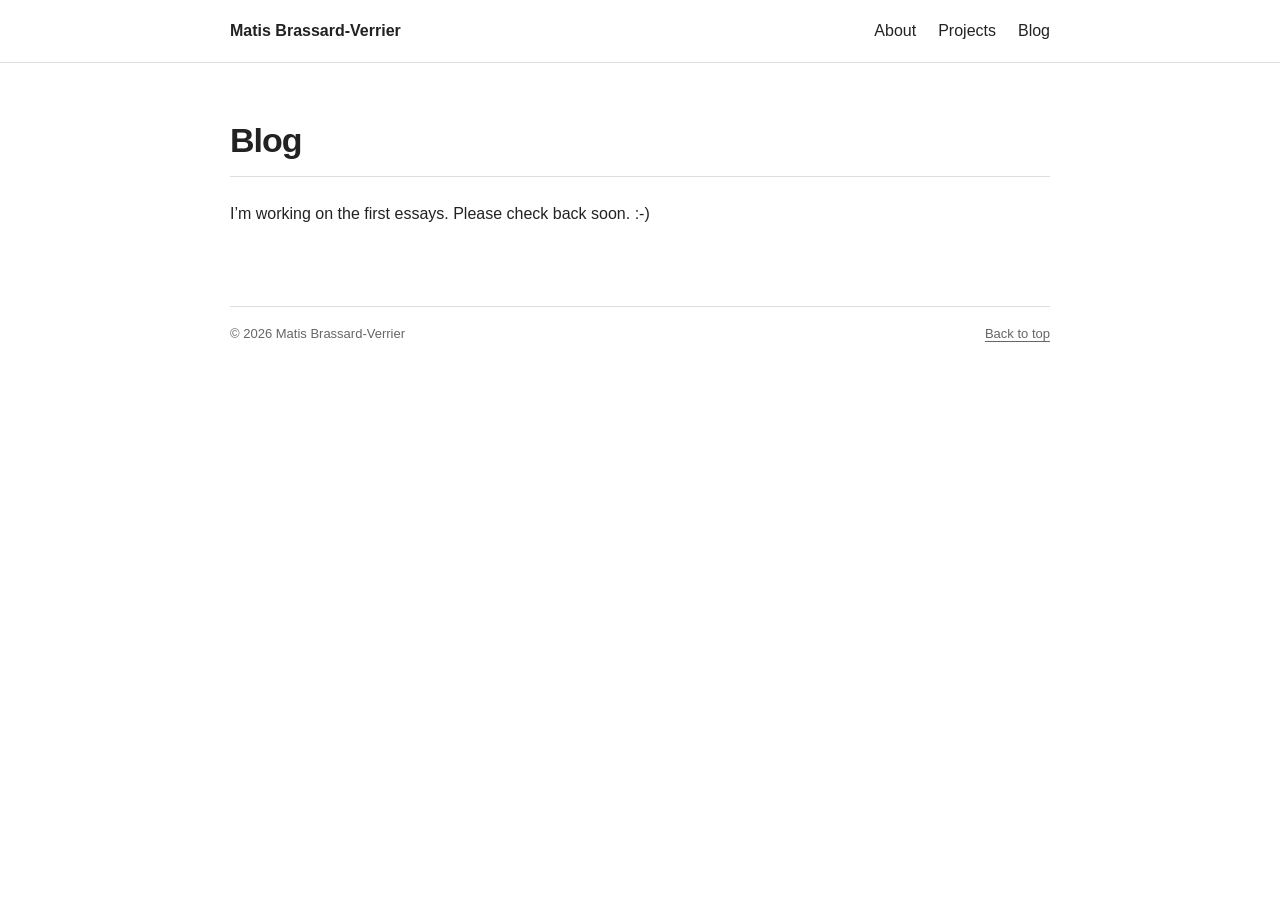
<file: blog/index.html>
<!doctype html>
<html lang="en">
<head>
  <meta charset="utf-8">
  <meta name="viewport" content="width=device-width, initial-scale=1">
  <meta name="description" content="Writing by Matis Brassard-Verrier about applied AI and engineering dependable systems.">
  <title>Blog — Matis Brassard-Verrier</title>
  <link rel="icon" href="../assets/favicon.svg" type="image/svg+xml">
  <link rel="stylesheet" href="../assets/site.css">
</head>
<body id="top">
  <header class="site-header"><nav class="nav wrap" aria-label="Main navigation">
    <a class="site-name" href="../index.html">Matis Brassard-Verrier</a>
    <div class="nav-links"><a href="../index.html#about">About</a><a href="../projects/index.html">Projects</a><a href="./index.html" aria-current="page">Blog</a></div>
  </nav></header>
  <main class="wrap subpage">
    <h1>Blog</h1>
    <section class="content-section">
      <p>I’m working on the first essays. Please check back soon. :-) </p>
    </section>
  </main>
  <footer class="wrap site-footer"><span>© 2026 Matis Brassard-Verrier</span><a href="#top">Back to top</a></footer>
</body>
</html>
</file>
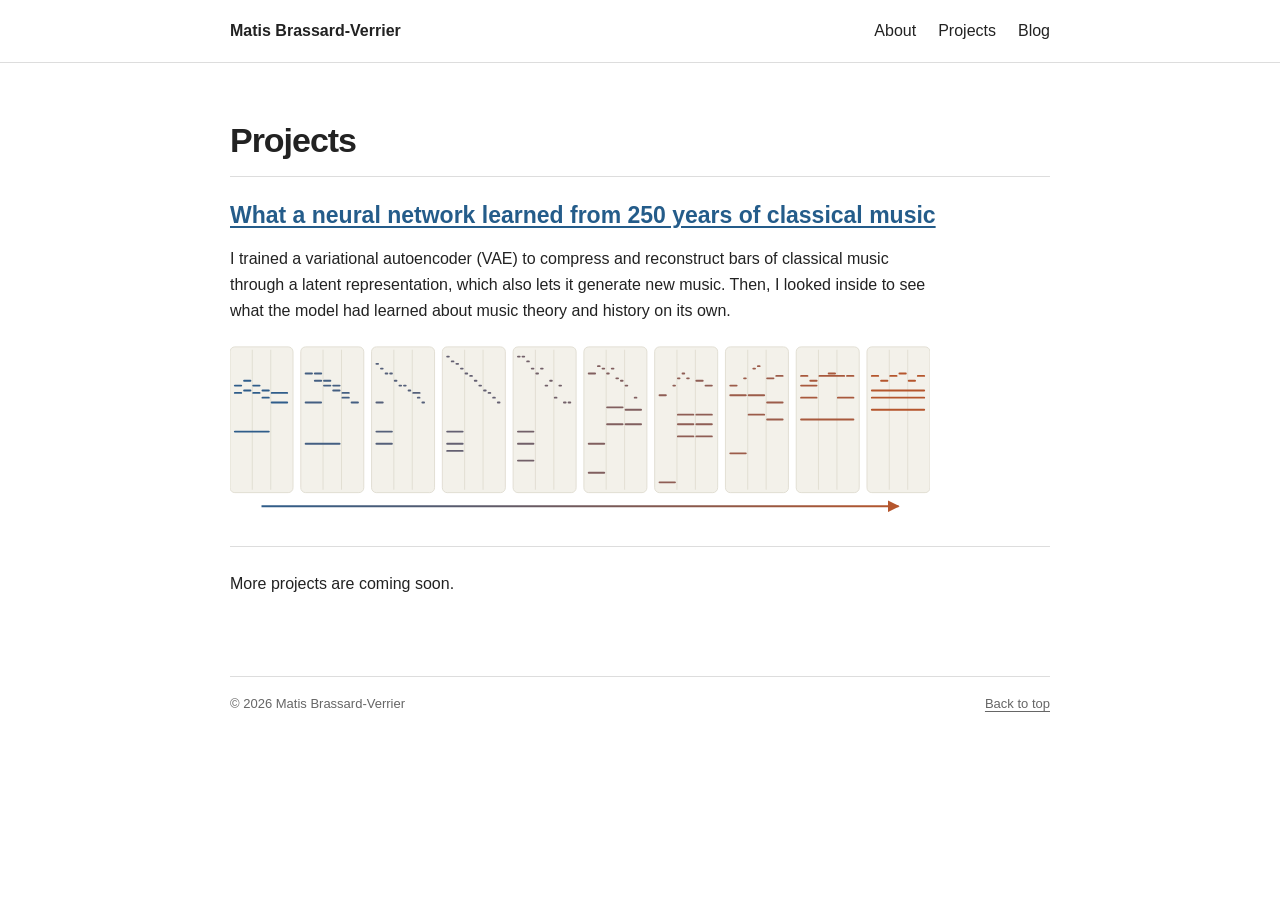
<file: projects/index.html>
<!doctype html>
<html lang="en">
<head>
  <meta charset="utf-8">
  <meta name="viewport" content="width=device-width, initial-scale=1">
  <meta name="description" content="Selected AI engineering projects by Matis Brassard-Verrier.">
  <title>Projects — Matis Brassard-Verrier</title>
  <link rel="icon" href="../assets/favicon.svg" type="image/svg+xml">
  <link rel="stylesheet" href="../assets/site.css">
</head>
<body id="top">
  <header class="site-header"><nav class="nav wrap" aria-label="Main navigation">
    <a class="site-name" href="../index.html">Matis Brassard-Verrier</a>
    <div class="nav-links"><a href="../index.html#about">About</a><a href="./index.html" aria-current="page">Projects</a><a href="../blog/index.html">Blog</a></div>
  </nav></header>
  <main class="wrap subpage">
    <h1>Projects</h1>
    <section class="content-section">
      <h2><a href="vae-latent-spaces/index.html">What a neural network learned from 250 years of classical music</a></h2>
      <p>I trained a variational autoencoder (VAE) to compress and reconstruct bars of classical music through a latent representation, which also lets it generate new music. Then, I looked inside to see what the model had learned about music theory and history on its own.</p>
      <a href="vae-latent-spaces/index.html"><img class="project-preview" src="vae-latent-spaces/media/preview.svg" alt="Ten small piano rolls in a row, changing gradually from a bar by Corelli to a bar by Debussy."></a>
    </section>
    <section class="content-section">
      <p>More projects are coming soon.</p>
    </section>
  </main>
  <footer class="wrap site-footer"><span>© 2026 Matis Brassard-Verrier</span><a href="#top">Back to top</a></footer>
</body>
</html>
</file>
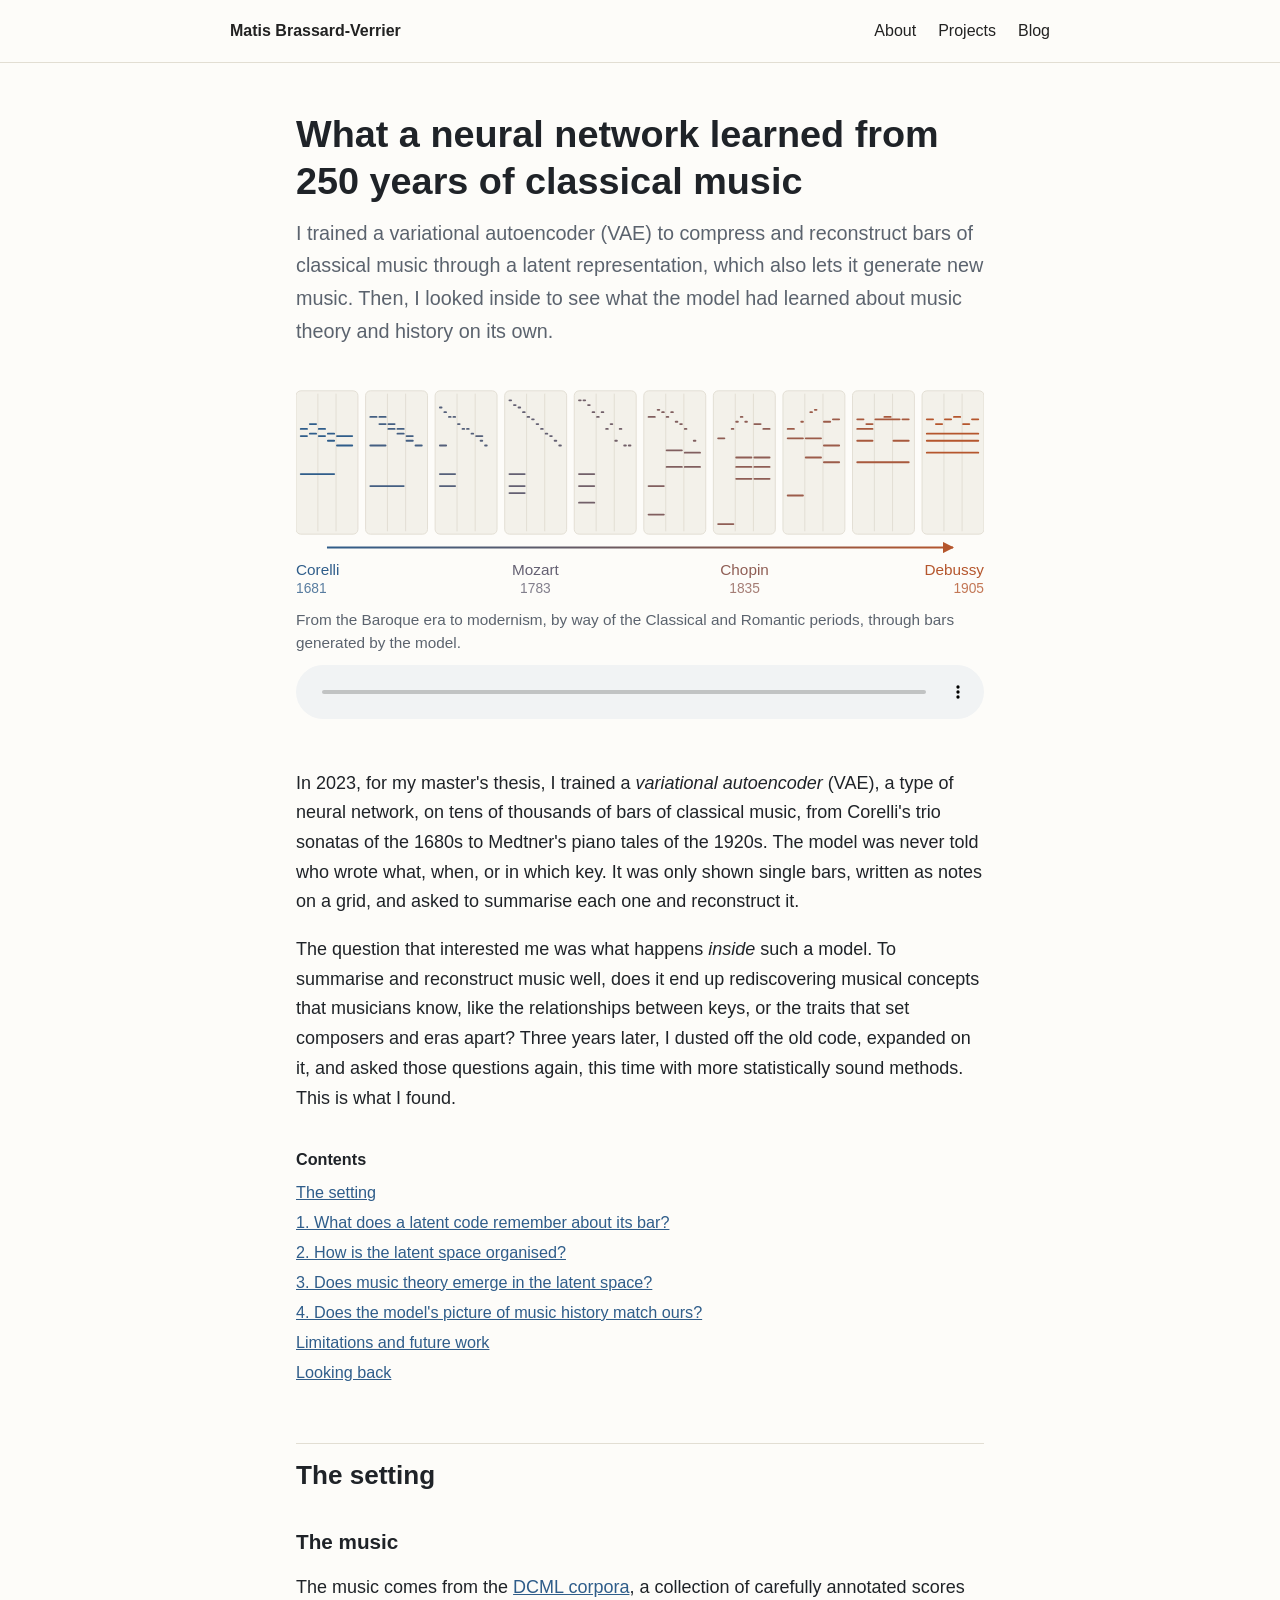
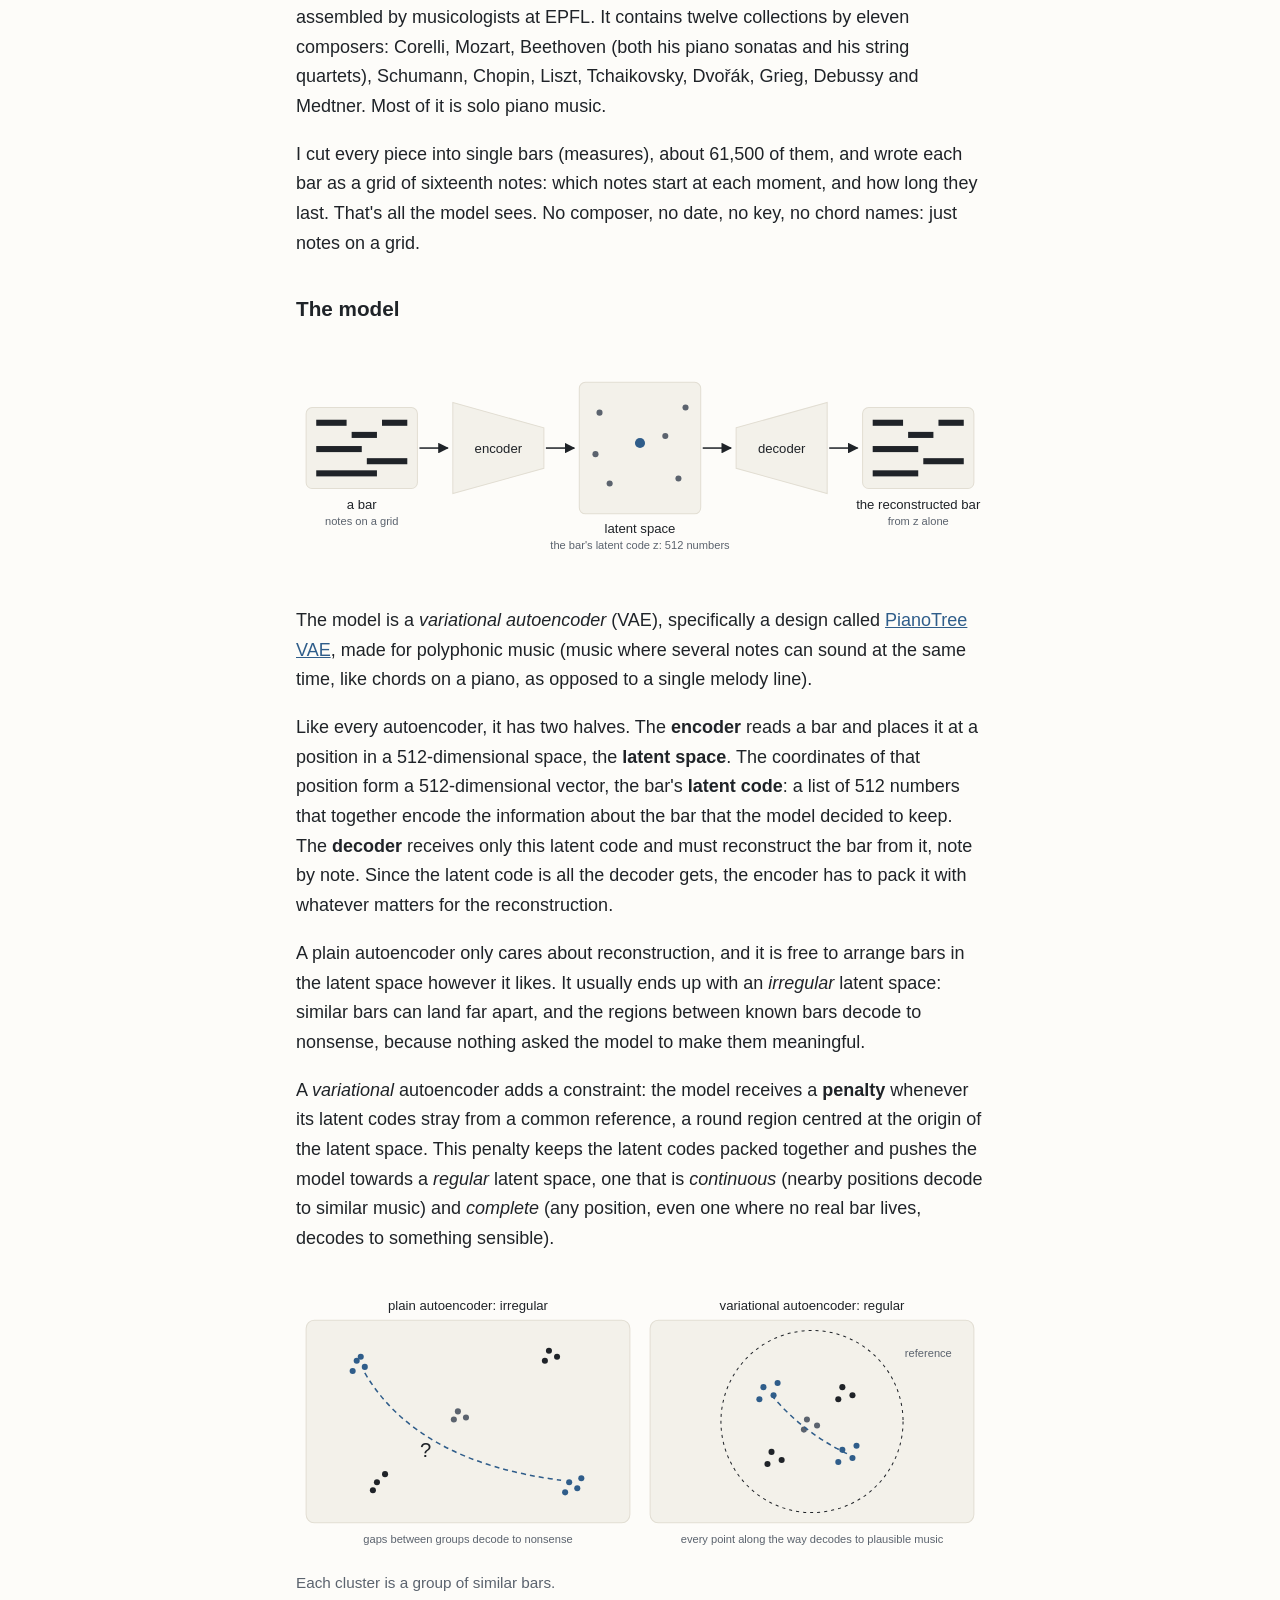
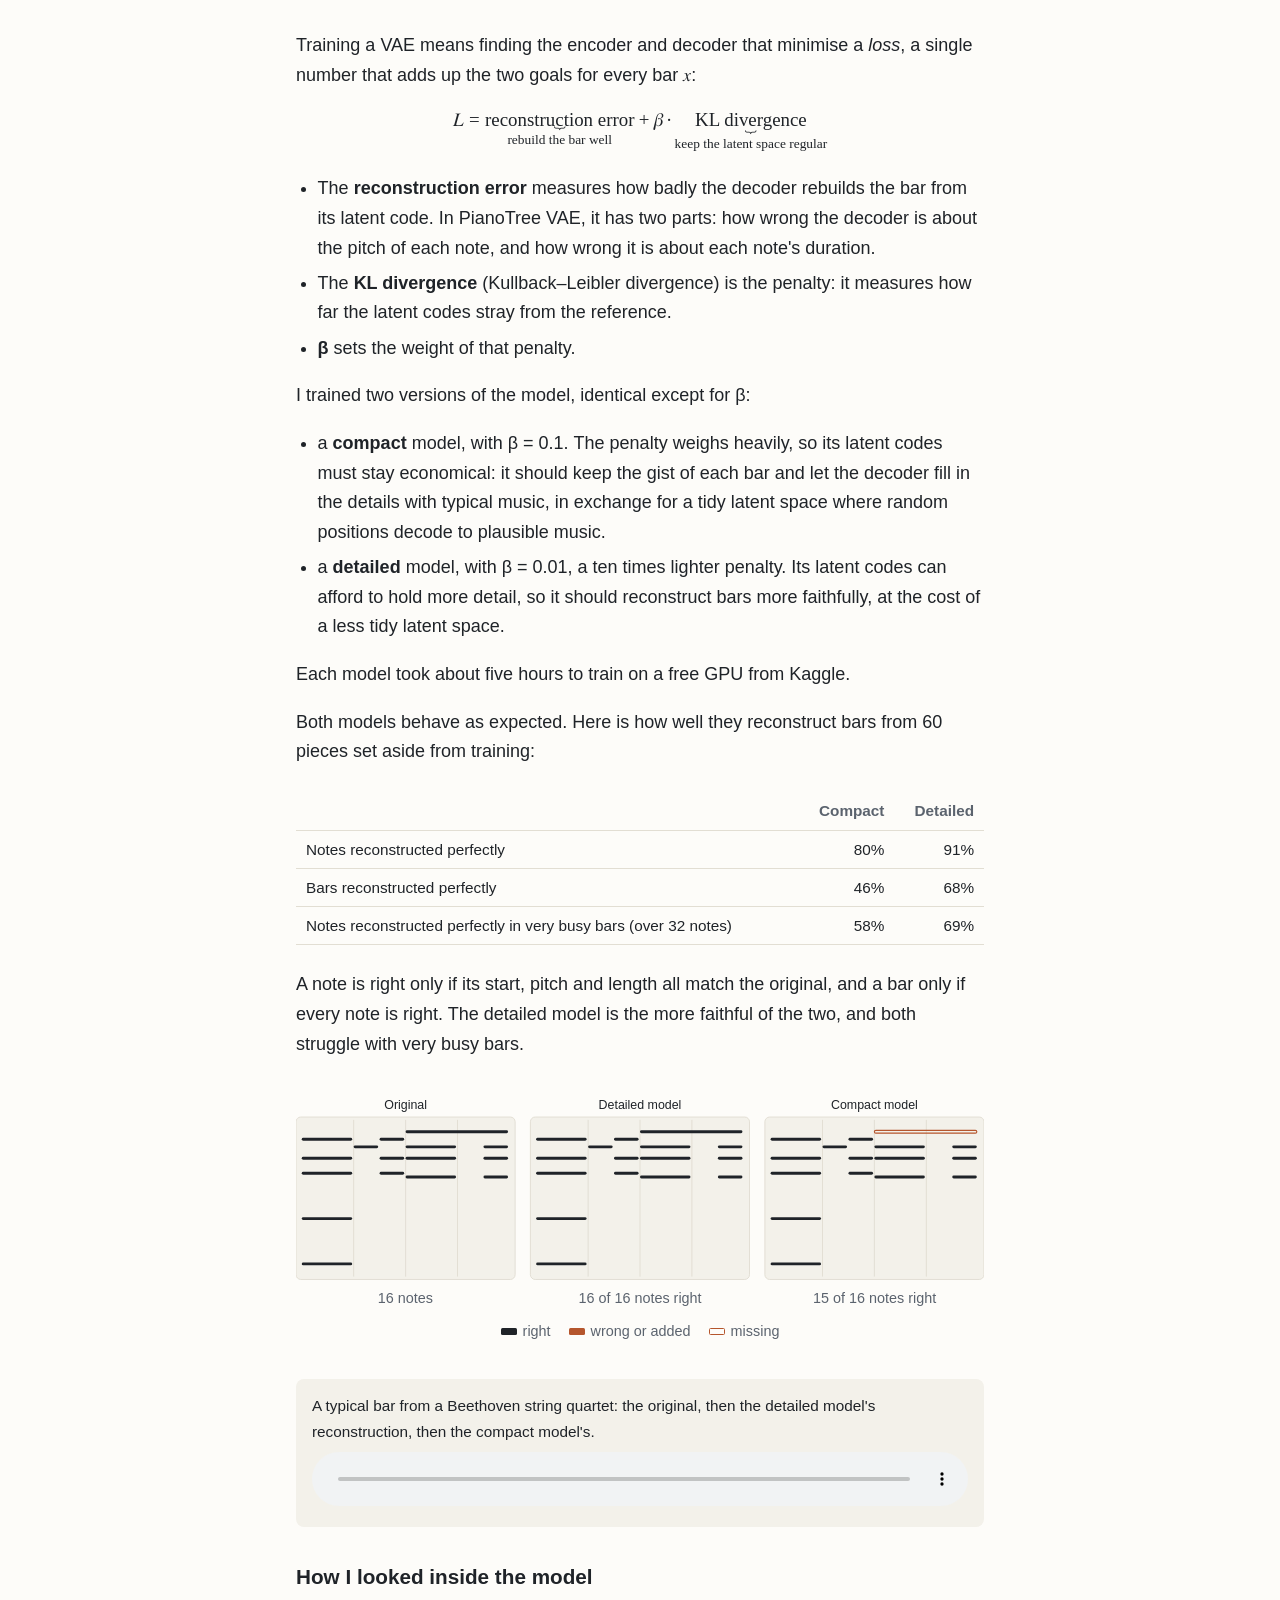
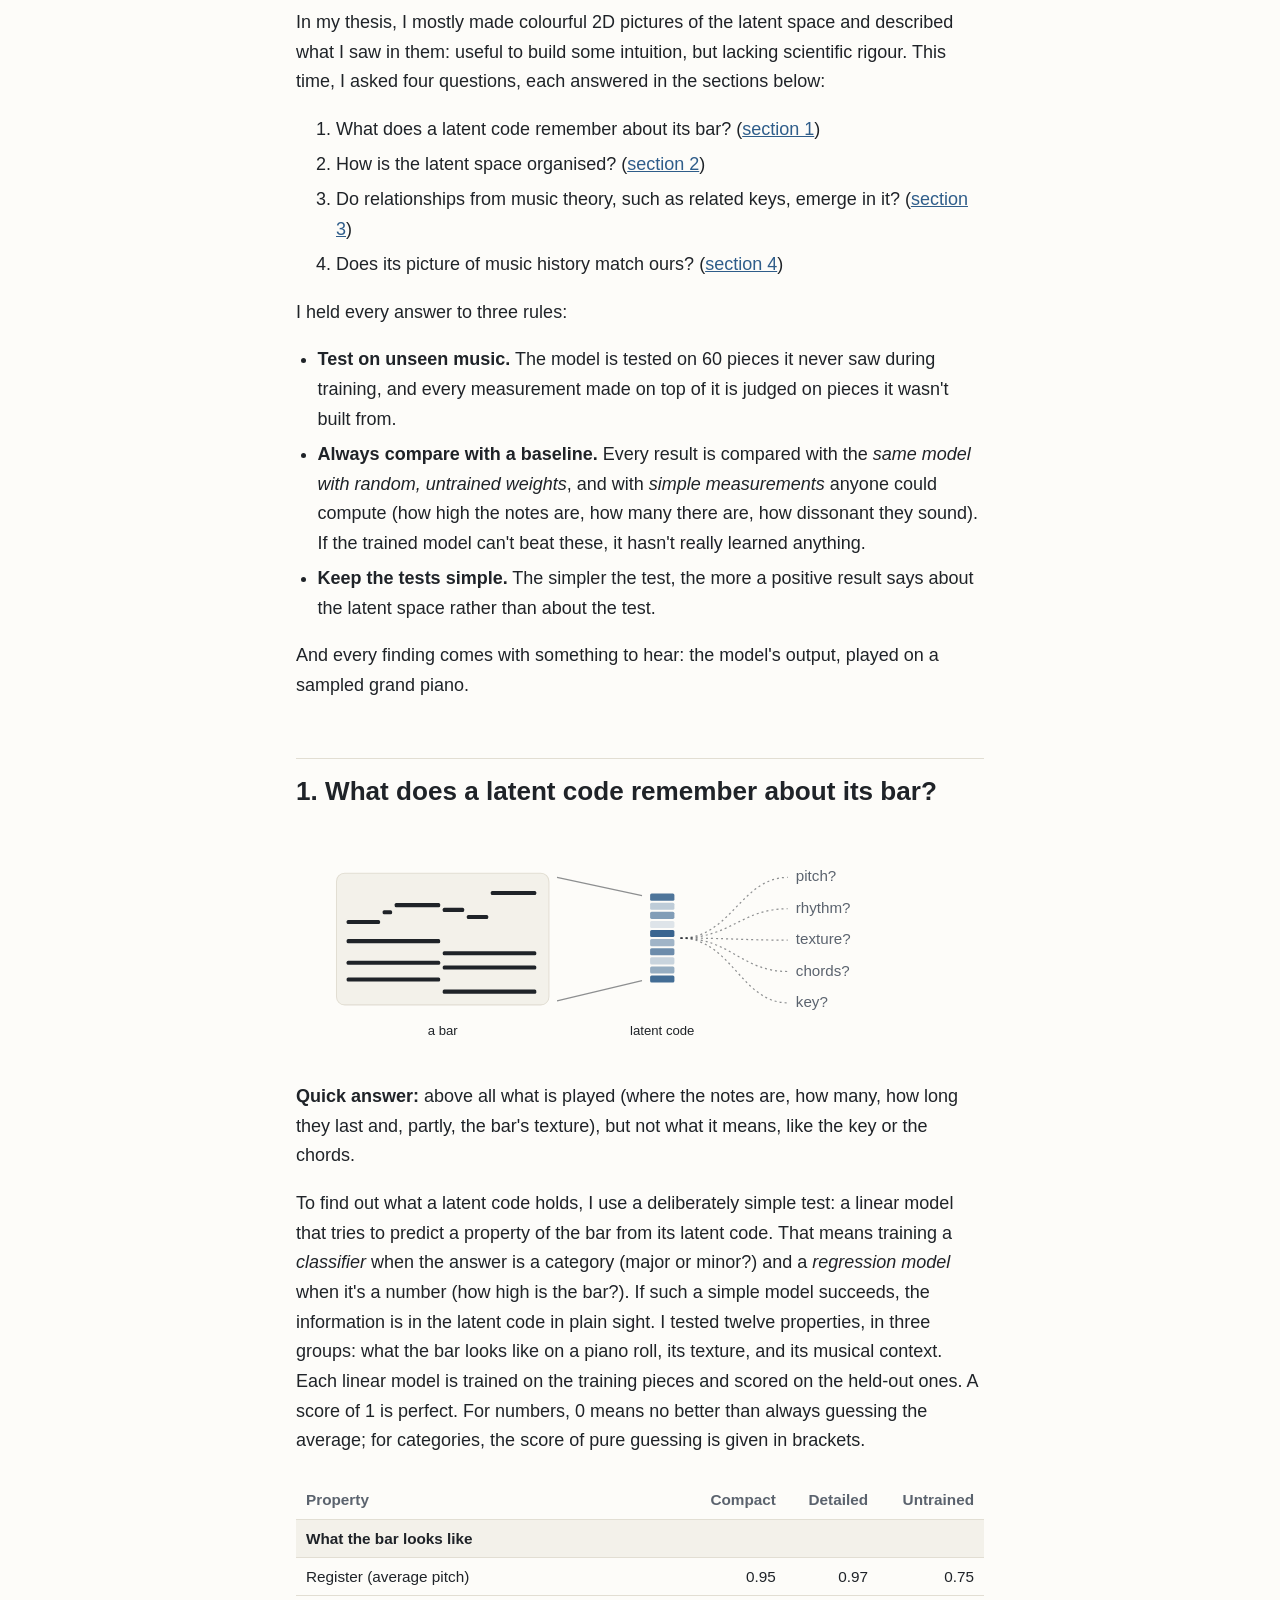
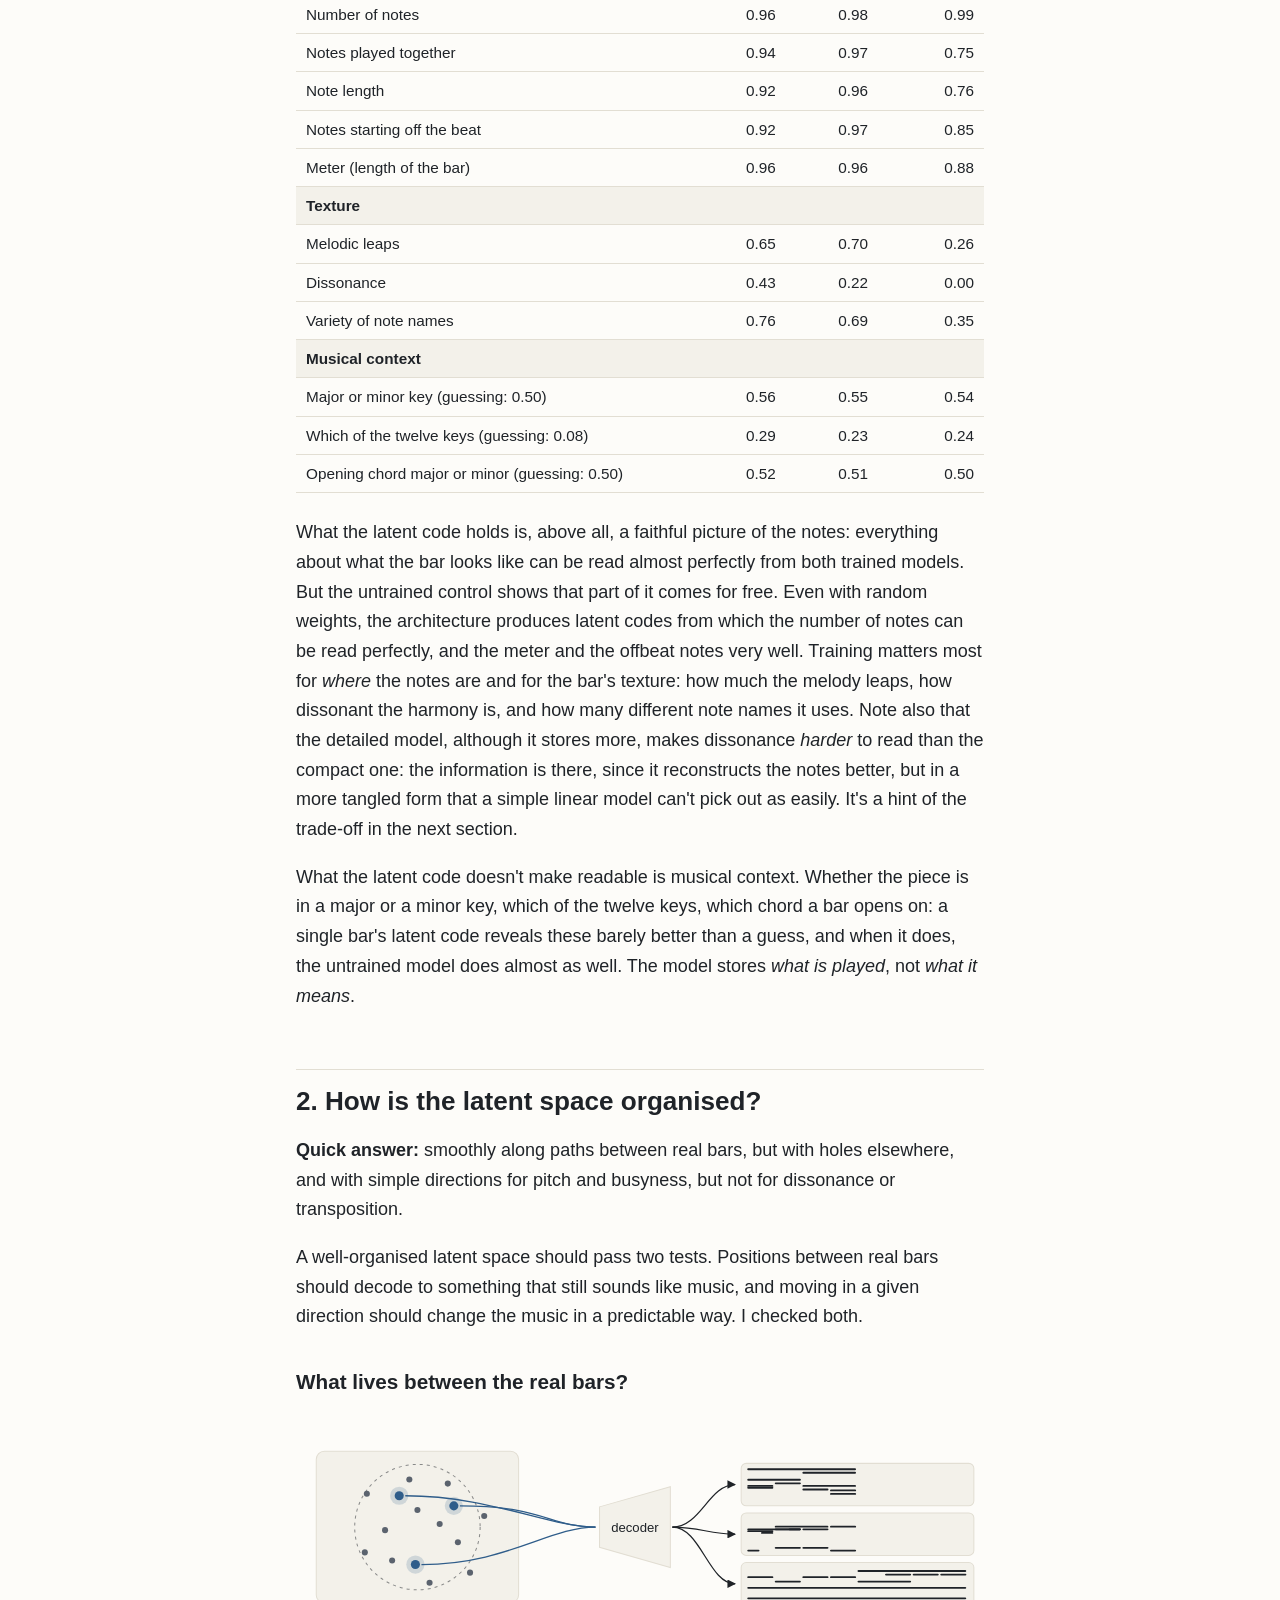
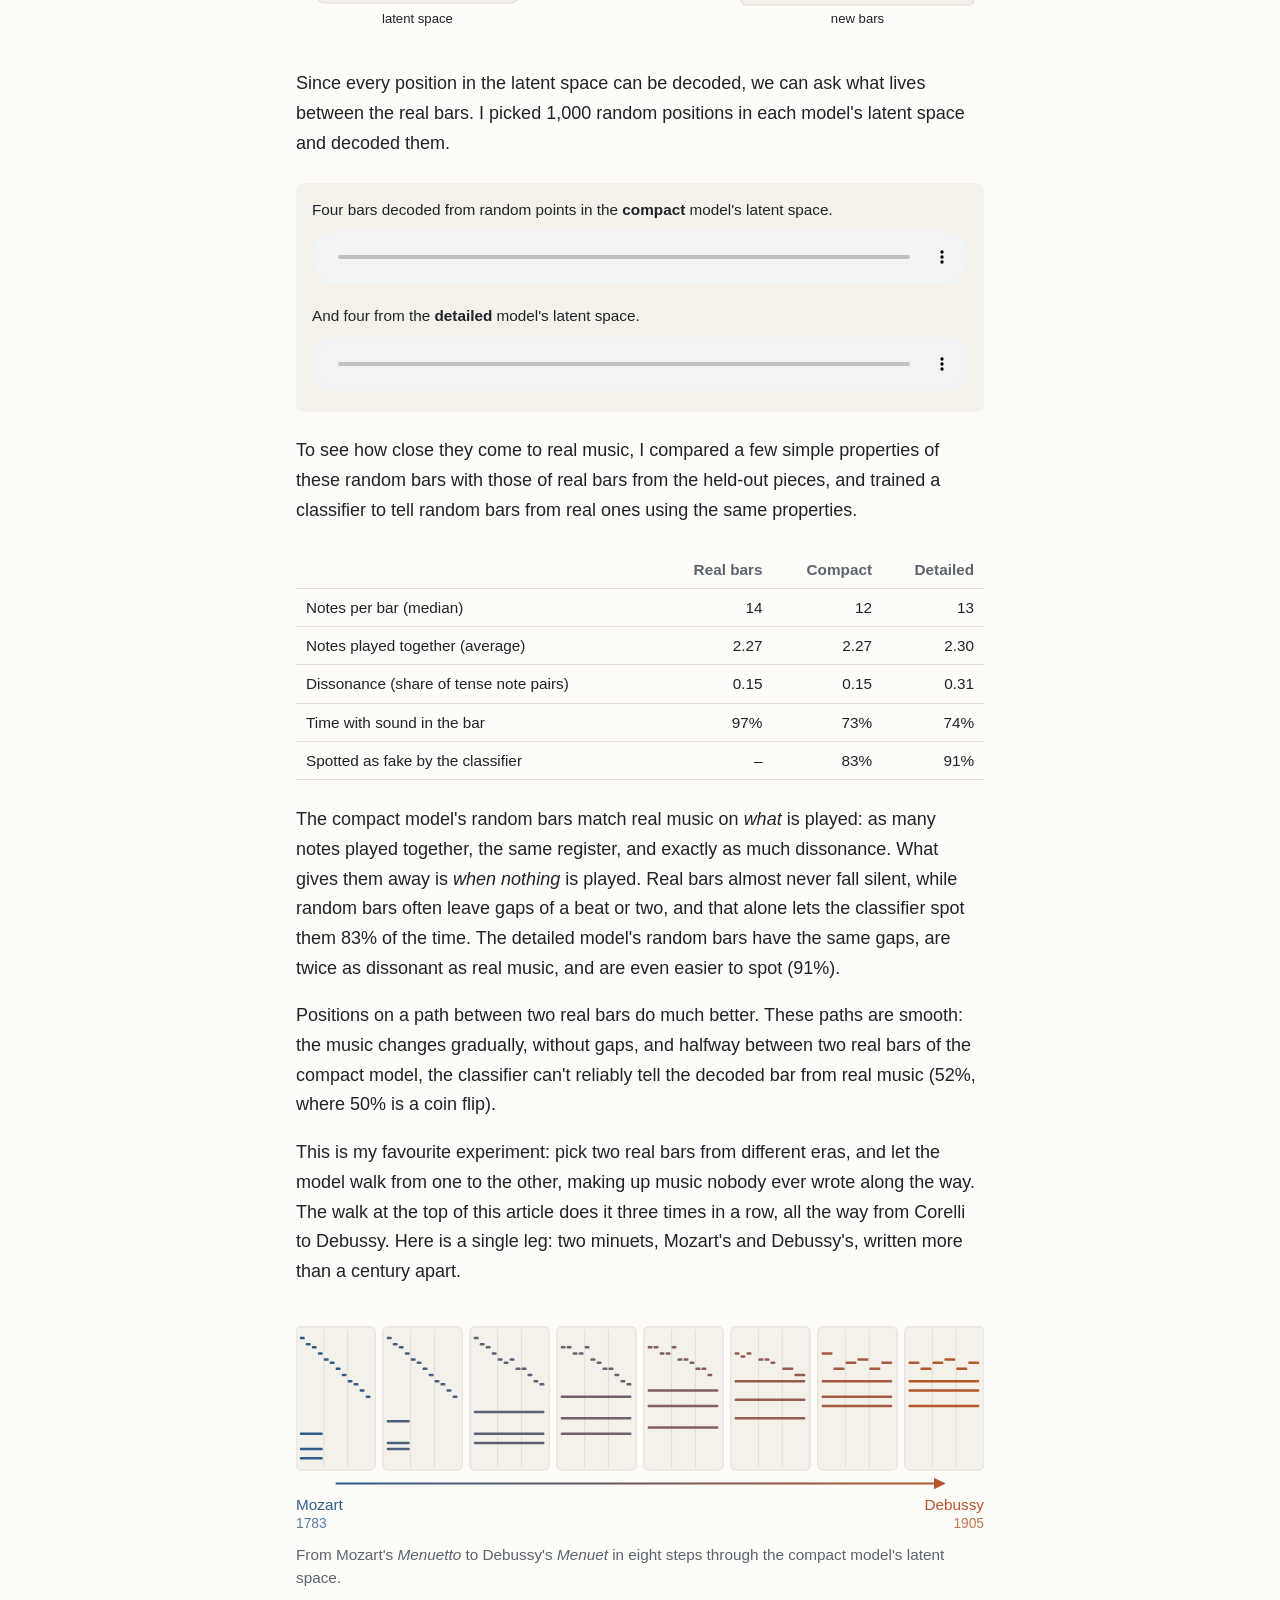
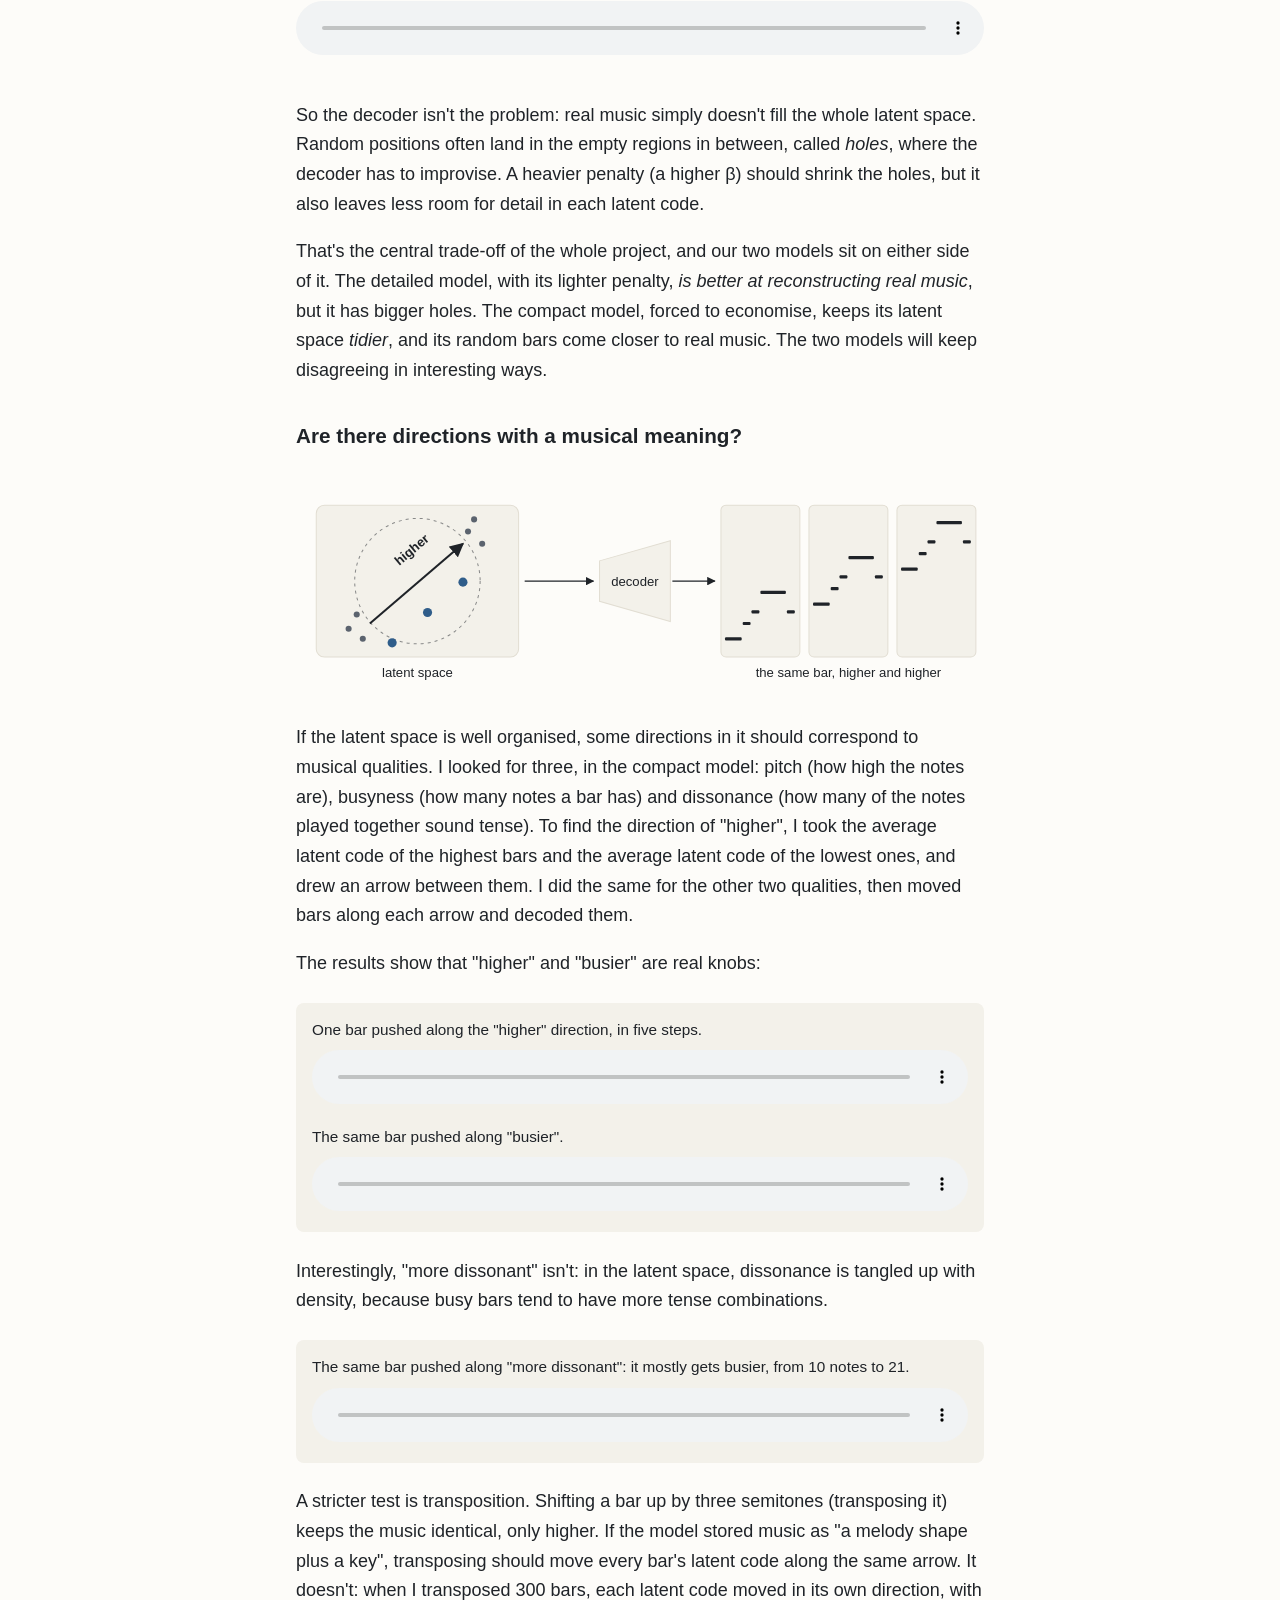
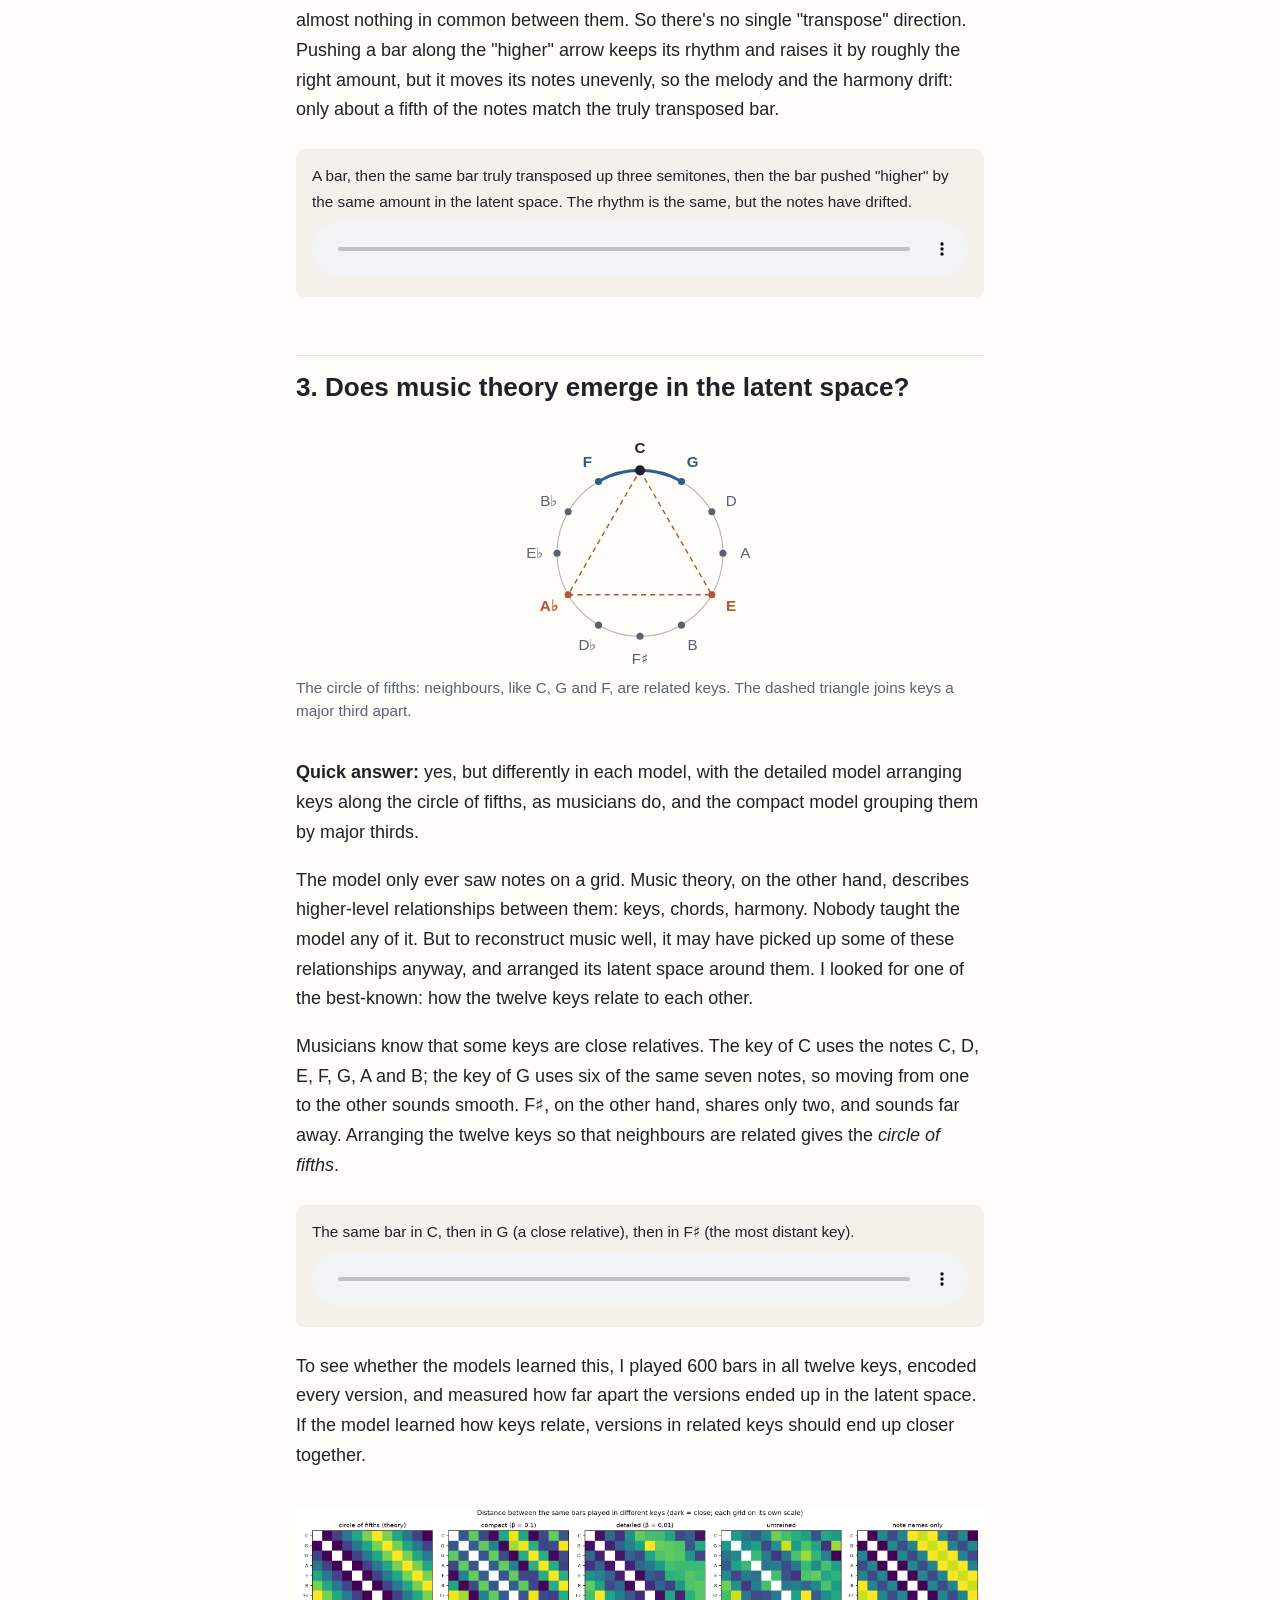
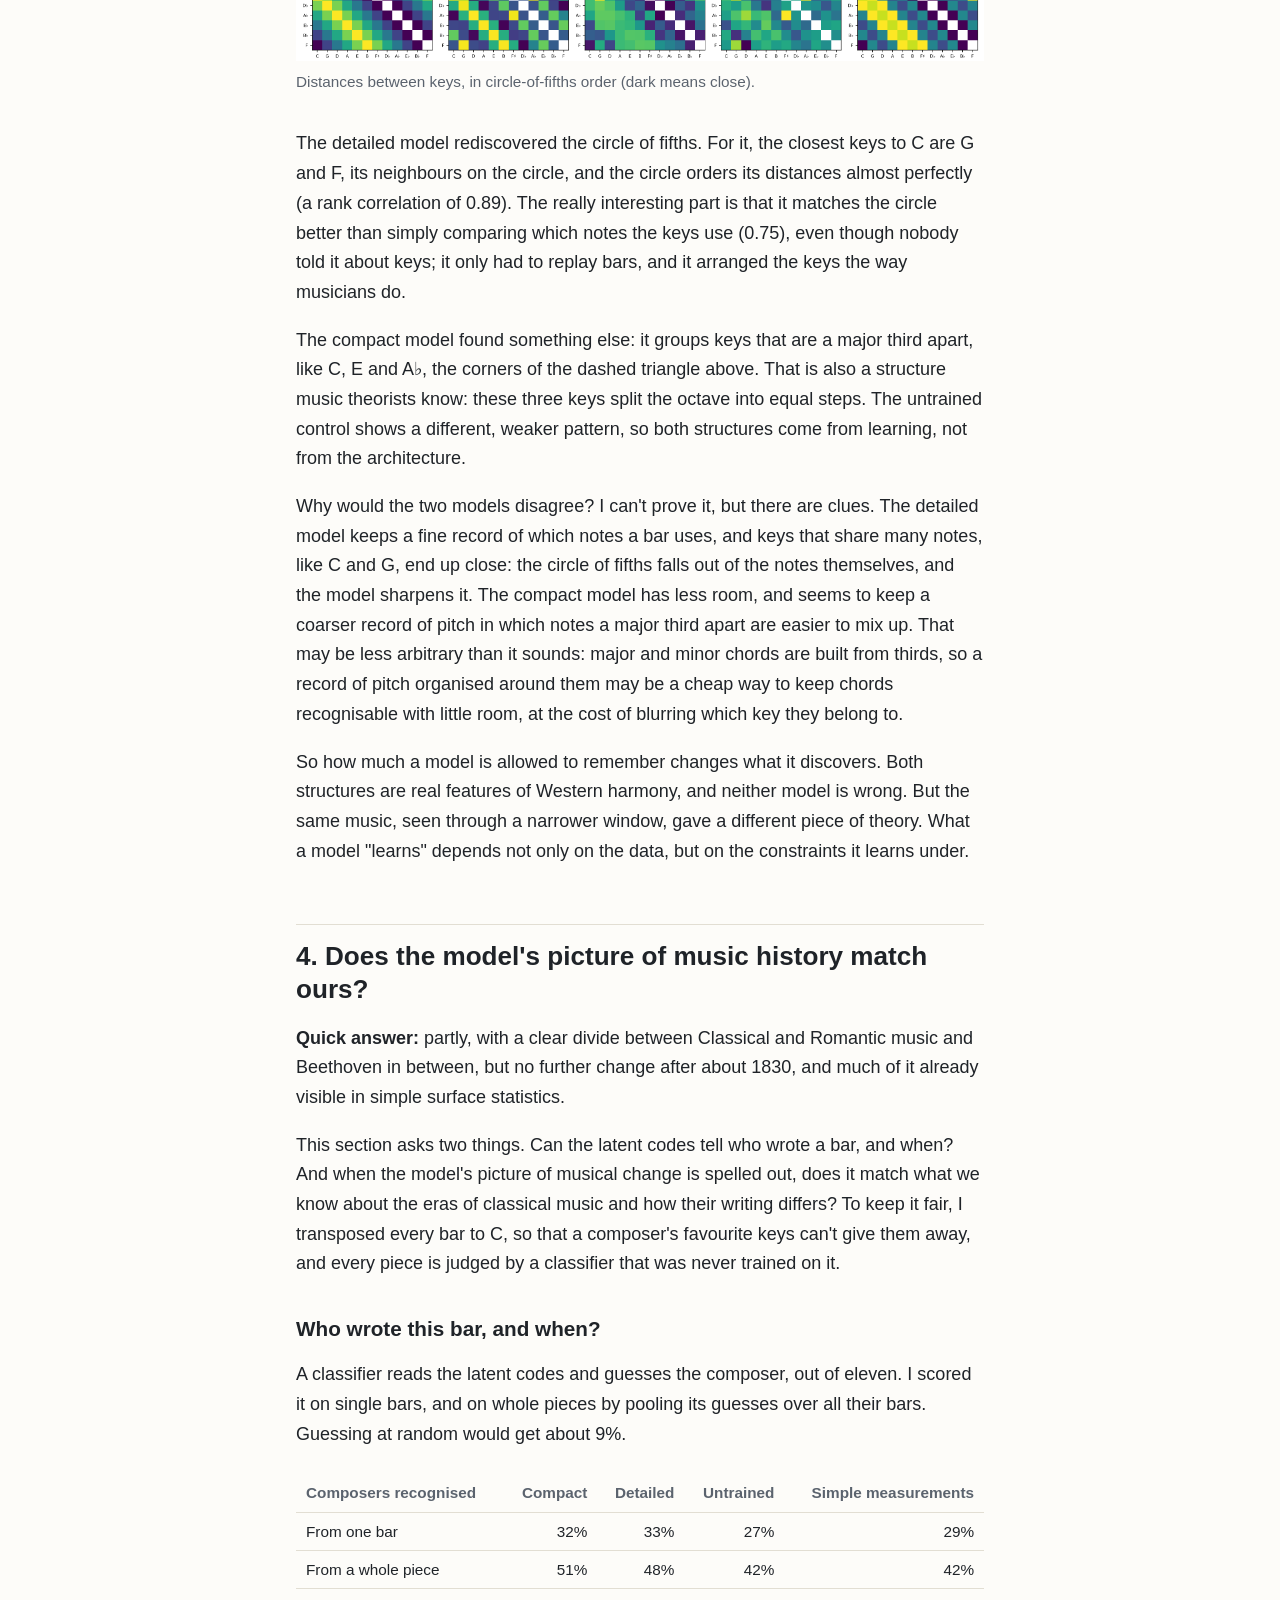
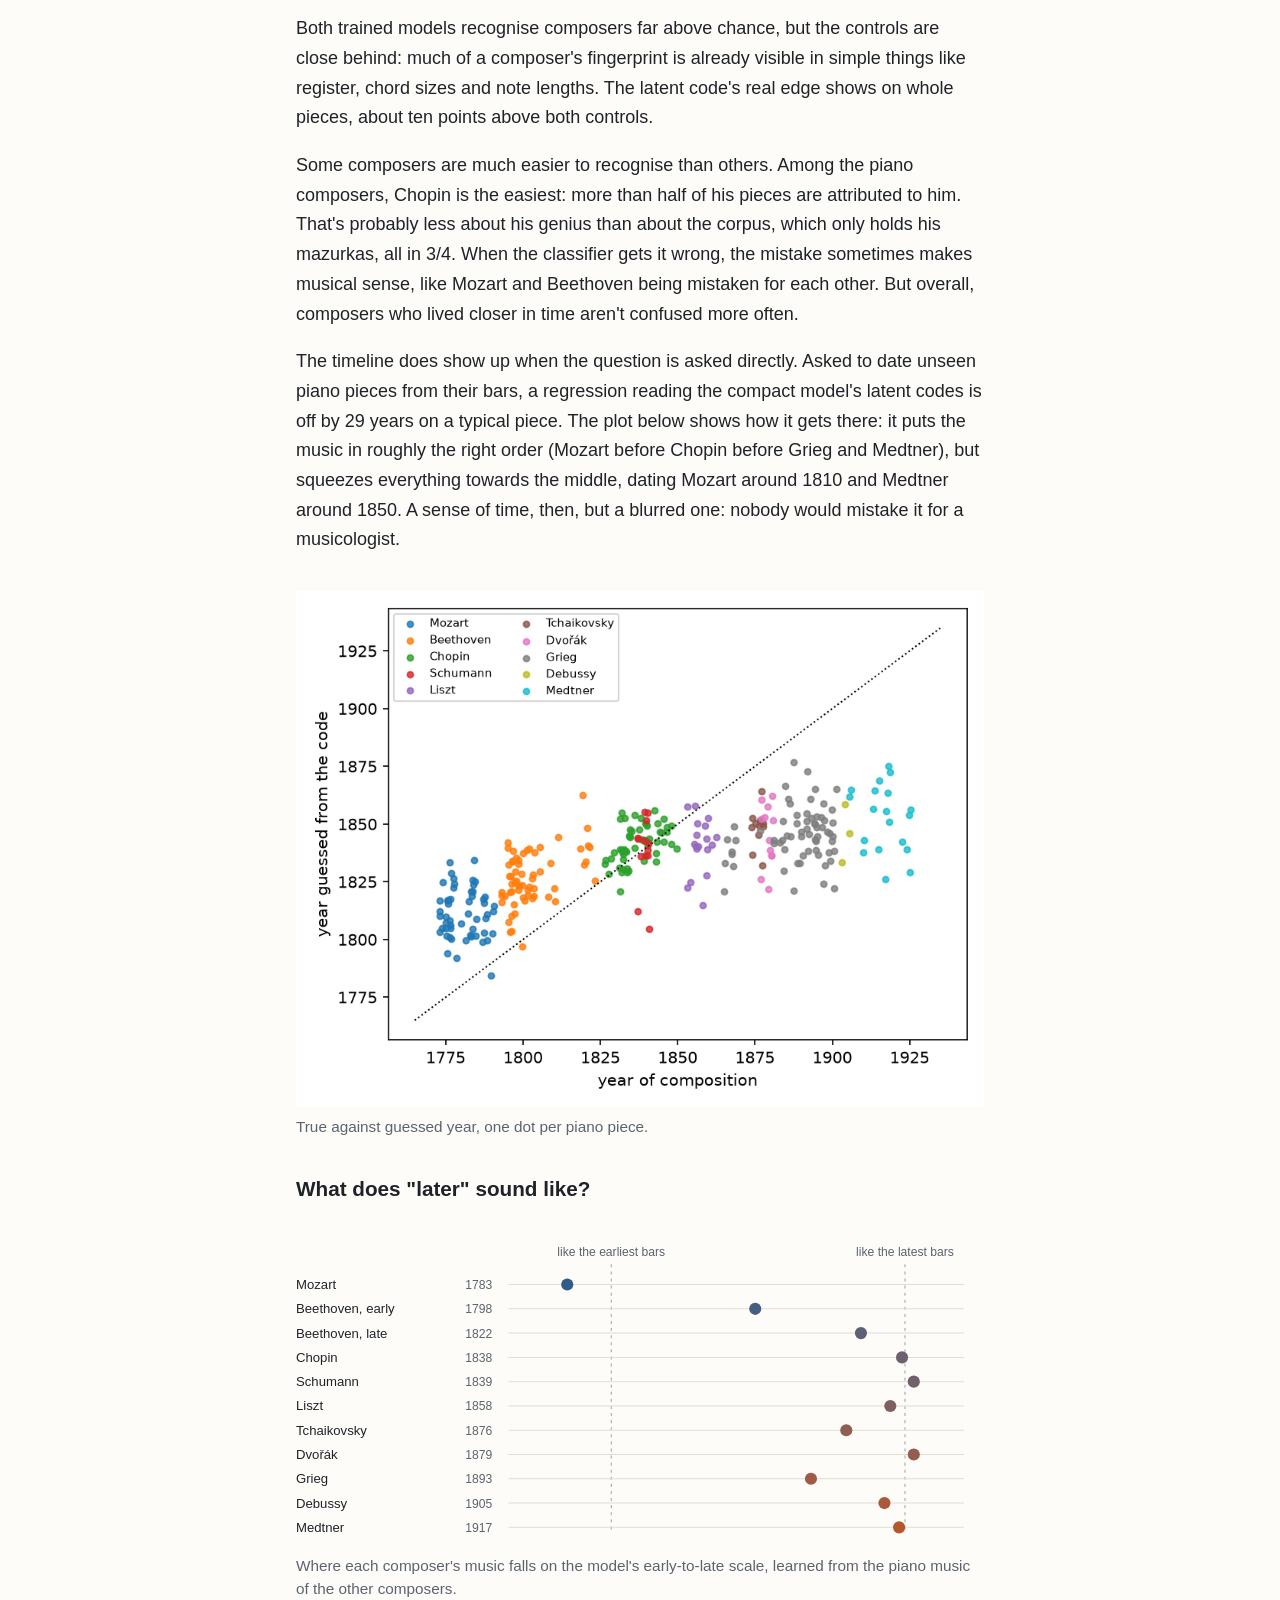
<file: projects/vae-latent-spaces/index.html>
<!doctype html>
<html lang="en">
<head>
<meta charset="utf-8">
<meta name="viewport" content="width=device-width, initial-scale=1">
<title>What a Neural Network Learned From 250 Years of Classical Music — Matis Brassard-Verrier</title>
<meta name="description" content="I trained a neural network to compress and replay single bars of classical music, from Corelli to Medtner, then looked inside to see what it had learned on its own.">
<link rel="icon" href="../../assets/favicon.svg" type="image/svg+xml">
<link rel="stylesheet" href="../../assets/site.css">
<style>
  :root {
    --text: #1f2328;
    --muted: #5b636e;
    --background: #fdfcf9;
    --surface: #f3f1ea;
    --accent: #2f5d8a;
    --accent-2: #b5562d;
    --rule: #e2ded3;
  }
  @media (prefers-color-scheme: dark) {
    :root {
      --text: #e6e3dc;
      --muted: #a9a59c;
      --background: #17181a;
      --surface: #222326;
      --accent: #8fb6dd;
      --accent-2: #e8a07a;
      --rule: #34353a;
    }
    figure img { background: #fff; border-radius: 4px; }
  }
  * { box-sizing: border-box; }
  body {
    margin: 0;
    background: var(--background);
    color: var(--text);
    font: 18px/1.65 Arial, Helvetica, sans-serif;
  }
  article { max-width: 720px; margin: 0 auto; padding: 48px 16px 80px; }
  h1, h2, h3 { font-family: Arial, Helvetica, sans-serif; line-height: 1.25; }
  h1 { font-size: 2.1em; margin: 0 0 0.3em; }
  h2 { font-size: 1.45em; margin: 2.2em 0 0.6em; padding-top: 0.6em; border-top: 1px solid var(--rule); }
  h3 { font-size: 1.15em; margin: 1.8em 0 0.4em; }
  .subtitle { color: var(--muted); font-size: 1.1em; margin: 0 0 2em; }
  a { color: var(--accent); }
  figure { margin: 2em 0; }
  figure img { width: 100%; height: auto; display: block; }
  figcaption { color: var(--muted); font-size: 0.85em; line-height: 1.5; margin-top: 0.6em; }
  .listen {
    background: var(--surface);
    border-radius: 8px;
    padding: 14px 16px;
    margin: 1.6em 0;
    font-family: Arial, Helvetica, sans-serif;
    font-size: 0.85em;
  }
  .listen p { margin: 0 0 8px; }
  .listen audio { width: 100%; }
  .aside {
    border-left: 3px solid var(--accent);
    padding: 4px 0 4px 16px;
    margin: 1.6em 0;
    color: var(--muted);
    font-size: 0.95em;
  }
  .numbers { display: grid; grid-template-columns: repeat(auto-fit, minmax(150px, 1fr)); gap: 12px; margin: 1.6em 0; }
  .number { background: var(--surface); border-radius: 8px; padding: 14px; font-family: Arial, Helvetica, sans-serif; }
  .number strong { display: block; font-size: 1.6em; color: var(--accent); }
  .number span { font-size: 0.8em; color: var(--muted); line-height: 1.4; display: block; }
  ul { padding-left: 1.2em; }
  li { margin: 0.3em 0; }
  .limits li { margin: 0.9em 0; }
  .limits .next { display: block; margin-top: 0.25em; color: var(--muted); }
  .diagram svg { width: 100%; height: auto; display: block; }
  .diagram .ink { stroke: var(--text); fill: none; }
  .diagram .ink-fill { fill: var(--text); }
  .diagram .soft { fill: var(--surface); stroke: var(--rule); }
  .diagram .accent { fill: var(--accent); }
  .diagram .accent-line { stroke: var(--accent); fill: none; }
  .diagram .muted { fill: var(--muted); }
  .diagram .thirds { stroke: var(--accent-2); fill: none; }
  .diagram .thirds-fill { fill: var(--accent-2); }
  .diagram .accent-text { fill: var(--accent); font-weight: 600; }
  .diagram .thirds-fill-text { fill: var(--accent-2); font-weight: 600; }
  .diagram .muted-text { fill: var(--muted); }
  .diagram .beat { stroke: var(--rule); stroke-width: 1; }
  .hero { margin: 0 0 2.2em; }
  .hero-stops { position: relative; height: 2.6em; margin-top: 0.3em;
    font-family: Arial, Helvetica, sans-serif; font-size: 0.85em; line-height: 1.3; }
  .hero-stops span { position: absolute; top: 0; white-space: nowrap; }
  .hero-stops small { display: block; font-size: 0.9em; opacity: 0.8; }
  .walk audio { width: 100%; margin-top: 0.6em; }
  .diagram .note { fill: var(--text); }
  .diagram .note-wrong { fill: var(--accent-2); }
  .diagram .note-missing { fill: none; stroke: var(--accent-2); stroke-width: 1.2; }
  .reconstruction-scores { display: grid; grid-template-columns: repeat(3, 1fr); gap: 16px; margin-top: 0.3em;
    font-family: Arial, Helvetica, sans-serif; font-size: 0.8em; color: var(--muted); text-align: center; }
  .legend { display: flex; flex-wrap: wrap; gap: 6px 18px; justify-content: center; margin-top: 0.6em;
    font-family: Arial, Helvetica, sans-serif; font-size: 0.8em; color: var(--muted); }
  .legend i { display: inline-block; width: 16px; height: 7px; border-radius: 1.5px; margin-right: 6px; vertical-align: middle; }
  .legend .key-right { background: var(--text); }
  .legend .key-wrong { background: var(--accent-2); }
  .legend .key-missing { border: 1.2px solid var(--accent-2); box-sizing: border-box; }
  .table-wrap { overflow-x: auto; margin: 1.4em 0; }
  table.scores { width: 100%; border-collapse: collapse; font-family: Arial, Helvetica, sans-serif; font-size: 0.85em; }
  table.scores th, table.scores td { padding: 6px 10px; border-bottom: 1px solid var(--rule); text-align: right; }
  table.scores th:first-child, table.scores td:first-child { text-align: left; }
  table.scores thead th { color: var(--muted); font-weight: 600; }
  table.scores tr.group th { text-align: left; background: var(--surface); color: var(--text); font-weight: 600; }
  .diagram text { font-family: Arial, Helvetica, sans-serif; fill: var(--text); }
  math[display="block"] { margin: 1.2em 0; font-size: 1.05em; overflow-x: auto; }
  .terms { margin-top: 0.4em; }
  .toc { margin: 2em 0; font-size: 0.9em; }
  .toc p { margin: 0 0 0.4em; font-weight: bold; }
  .toc ul { list-style: none; padding: 0; margin: 0; }
  .toc li { margin: 0.2em 0; }
  article footer { margin-top: 3em; padding-top: 1em; border-top: 1px solid var(--rule); color: var(--muted); font-size: 0.9em; }
  /* Keep the site header and footer as on the other pages, and the article as written. */
  .site-header, .site-footer { font-family: Arial, Helvetica, sans-serif; }
  .site-header { font-size: 16px; }
  article h2 { font-weight: bold; }
  article a { text-underline-offset: auto; }
  article a:hover { color: var(--accent); }
</style>
</head>
<body id="top">
<header class="site-header"><nav class="nav wrap" aria-label="Main navigation">
  <a class="site-name" href="../../index.html">Matis Brassard-Verrier</a>
  <div class="nav-links"><a href="../../index.html#about">About</a><a href="../index.html">Projects</a><a href="../../blog/index.html">Blog</a></div>
</nav></header>
<main>
<article>

<h1>What a neural network learned from 250 years of classical music</h1>
<p class="subtitle">I trained a variational autoencoder (VAE) to compress and reconstruct bars of classical
music through a latent representation, which also lets it generate new music. Then, I looked inside
to see what the model had learned about music theory and history on its own.</p>

<!-- hero-four-stops:start -->
<figure class="diagram walk hero">
<svg viewBox="0 0 720 176" role="img" aria-label="Ten small piano rolls in a row: bars by Corelli, Mozart, Chopin and Debussy, with two bars decoded from points between each of them, changing gradually from one to the next.">
  <defs>
    <linearGradient id="hero-four-stops-line" gradientUnits="userSpaceOnUse" x1="32.4" x2="687.6" y1="0" y2="0">
      <stop offset="0" style="stop-color: var(--accent)"/>
      <stop offset="1" style="stop-color: var(--accent-2)"/>
    </linearGradient>
    <marker id="hero-four-stops-head" viewBox="0 0 10 10" refX="9" refY="5" markerWidth="6" markerHeight="6" orient="auto">
      <path d="M0,0 L10,5 L0,10 z" style="fill: var(--accent-2)"/>
    </marker>
  </defs>
  <rect x="0.0" y="4" width="64.8" height="150" rx="5" class="soft"/>
  <line x1="22.9" y1="7" x2="22.9" y2="151" class="beat"/>
  <line x1="41.9" y1="7" x2="41.9" y2="151" class="beat"/>
  <rect x="4.0" y="50.4" width="8.5" height="1.9" rx="1" style="fill: color-mix(in oklab, var(--accent-2) 0%, var(--accent))"/>
  <rect x="4.0" y="42.9" width="8.5" height="1.9" rx="1" style="fill: color-mix(in oklab, var(--accent-2) 0%, var(--accent))"/>
  <rect x="13.5" y="47.9" width="8.5" height="1.9" rx="1" style="fill: color-mix(in oklab, var(--accent-2) 0%, var(--accent))"/>
  <rect x="13.5" y="37.9" width="8.5" height="1.9" rx="1" style="fill: color-mix(in oklab, var(--accent-2) 0%, var(--accent))"/>
  <rect x="22.9" y="50.4" width="8.5" height="1.9" rx="1" style="fill: color-mix(in oklab, var(--accent-2) 0%, var(--accent))"/>
  <rect x="22.9" y="42.9" width="8.5" height="1.9" rx="1" style="fill: color-mix(in oklab, var(--accent-2) 0%, var(--accent))"/>
  <rect x="4.0" y="90.2" width="36.9" height="1.9" rx="1" style="fill: color-mix(in oklab, var(--accent-2) 0%, var(--accent))"/>
  <rect x="32.4" y="55.3" width="8.5" height="1.9" rx="1" style="fill: color-mix(in oklab, var(--accent-2) 0%, var(--accent))"/>
  <rect x="32.4" y="47.9" width="8.5" height="1.9" rx="1" style="fill: color-mix(in oklab, var(--accent-2) 0%, var(--accent))"/>
  <rect x="41.9" y="60.3" width="17.9" height="1.9" rx="1" style="fill: color-mix(in oklab, var(--accent-2) 0%, var(--accent))"/>
  <rect x="41.9" y="50.4" width="17.9" height="1.9" rx="1" style="fill: color-mix(in oklab, var(--accent-2) 0%, var(--accent))"/>
  <rect x="72.8" y="4" width="64.8" height="150" rx="5" class="soft"/>
  <line x1="95.7" y1="7" x2="95.7" y2="151" class="beat"/>
  <line x1="114.7" y1="7" x2="114.7" y2="151" class="beat"/>
  <rect x="76.8" y="30.4" width="8.5" height="1.9" rx="1" style="fill: color-mix(in oklab, var(--accent-2) 11%, var(--accent))"/>
  <rect x="76.8" y="60.3" width="17.9" height="1.9" rx="1" style="fill: color-mix(in oklab, var(--accent-2) 11%, var(--accent))"/>
  <rect x="86.3" y="37.9" width="8.5" height="1.9" rx="1" style="fill: color-mix(in oklab, var(--accent-2) 11%, var(--accent))"/>
  <rect x="86.3" y="30.4" width="8.5" height="1.9" rx="1" style="fill: color-mix(in oklab, var(--accent-2) 11%, var(--accent))"/>
  <rect x="95.7" y="42.9" width="8.5" height="1.9" rx="1" style="fill: color-mix(in oklab, var(--accent-2) 11%, var(--accent))"/>
  <rect x="95.7" y="37.9" width="8.5" height="1.9" rx="1" style="fill: color-mix(in oklab, var(--accent-2) 11%, var(--accent))"/>
  <rect x="76.8" y="102.7" width="36.9" height="1.9" rx="1" style="fill: color-mix(in oklab, var(--accent-2) 11%, var(--accent))"/>
  <rect x="105.2" y="47.9" width="8.5" height="1.9" rx="1" style="fill: color-mix(in oklab, var(--accent-2) 11%, var(--accent))"/>
  <rect x="105.2" y="42.9" width="8.5" height="1.9" rx="1" style="fill: color-mix(in oklab, var(--accent-2) 11%, var(--accent))"/>
  <rect x="114.7" y="55.3" width="8.5" height="1.9" rx="1" style="fill: color-mix(in oklab, var(--accent-2) 11%, var(--accent))"/>
  <rect x="114.7" y="50.4" width="8.5" height="1.9" rx="1" style="fill: color-mix(in oklab, var(--accent-2) 11%, var(--accent))"/>
  <rect x="124.1" y="60.3" width="8.5" height="1.9" rx="1" style="fill: color-mix(in oklab, var(--accent-2) 11%, var(--accent))"/>
  <rect x="145.6" y="4" width="64.8" height="150" rx="5" class="soft"/>
  <line x1="168.5" y1="7" x2="168.5" y2="151" class="beat"/>
  <line x1="187.5" y1="7" x2="187.5" y2="151" class="beat"/>
  <rect x="149.6" y="20.5" width="3.7" height="1.9" rx="1" style="fill: color-mix(in oklab, var(--accent-2) 22%, var(--accent))"/>
  <rect x="149.6" y="60.3" width="8.5" height="1.9" rx="1" style="fill: color-mix(in oklab, var(--accent-2) 22%, var(--accent))"/>
  <rect x="154.3" y="25.4" width="3.7" height="1.9" rx="1" style="fill: color-mix(in oklab, var(--accent-2) 22%, var(--accent))"/>
  <rect x="159.1" y="30.4" width="3.7" height="1.9" rx="1" style="fill: color-mix(in oklab, var(--accent-2) 22%, var(--accent))"/>
  <rect x="149.6" y="102.7" width="17.9" height="1.9" rx="1" style="fill: color-mix(in oklab, var(--accent-2) 22%, var(--accent))"/>
  <rect x="149.6" y="90.2" width="17.9" height="1.9" rx="1" style="fill: color-mix(in oklab, var(--accent-2) 22%, var(--accent))"/>
  <rect x="163.8" y="30.4" width="3.7" height="1.9" rx="1" style="fill: color-mix(in oklab, var(--accent-2) 22%, var(--accent))"/>
  <rect x="168.5" y="37.9" width="3.7" height="1.9" rx="1" style="fill: color-mix(in oklab, var(--accent-2) 22%, var(--accent))"/>
  <rect x="173.3" y="42.9" width="3.7" height="1.9" rx="1" style="fill: color-mix(in oklab, var(--accent-2) 22%, var(--accent))"/>
  <rect x="178.0" y="42.9" width="3.7" height="1.9" rx="1" style="fill: color-mix(in oklab, var(--accent-2) 22%, var(--accent))"/>
  <rect x="182.7" y="47.9" width="3.7" height="1.9" rx="1" style="fill: color-mix(in oklab, var(--accent-2) 22%, var(--accent))"/>
  <rect x="192.2" y="55.3" width="3.7" height="1.9" rx="1" style="fill: color-mix(in oklab, var(--accent-2) 22%, var(--accent))"/>
  <rect x="187.5" y="50.4" width="8.5" height="1.9" rx="1" style="fill: color-mix(in oklab, var(--accent-2) 22%, var(--accent))"/>
  <rect x="196.9" y="60.3" width="3.7" height="1.9" rx="1" style="fill: color-mix(in oklab, var(--accent-2) 22%, var(--accent))"/>
  <rect x="218.4" y="4" width="64.8" height="150" rx="5" class="soft"/>
  <line x1="241.3" y1="7" x2="241.3" y2="151" class="beat"/>
  <line x1="260.3" y1="7" x2="260.3" y2="151" class="beat"/>
  <rect x="222.4" y="13.0" width="3.7" height="1.9" rx="1" style="fill: color-mix(in oklab, var(--accent-2) 33%, var(--accent))"/>
  <rect x="227.1" y="18.0" width="3.7" height="1.9" rx="1" style="fill: color-mix(in oklab, var(--accent-2) 33%, var(--accent))"/>
  <rect x="231.9" y="20.5" width="3.7" height="1.9" rx="1" style="fill: color-mix(in oklab, var(--accent-2) 33%, var(--accent))"/>
  <rect x="222.4" y="110.1" width="17.9" height="1.9" rx="1" style="fill: color-mix(in oklab, var(--accent-2) 33%, var(--accent))"/>
  <rect x="222.4" y="102.7" width="17.9" height="1.9" rx="1" style="fill: color-mix(in oklab, var(--accent-2) 33%, var(--accent))"/>
  <rect x="222.4" y="90.2" width="17.9" height="1.9" rx="1" style="fill: color-mix(in oklab, var(--accent-2) 33%, var(--accent))"/>
  <rect x="236.6" y="25.4" width="3.7" height="1.9" rx="1" style="fill: color-mix(in oklab, var(--accent-2) 33%, var(--accent))"/>
  <rect x="241.3" y="30.4" width="3.7" height="1.9" rx="1" style="fill: color-mix(in oklab, var(--accent-2) 33%, var(--accent))"/>
  <rect x="246.1" y="32.9" width="3.7" height="1.9" rx="1" style="fill: color-mix(in oklab, var(--accent-2) 33%, var(--accent))"/>
  <rect x="250.8" y="37.9" width="3.7" height="1.9" rx="1" style="fill: color-mix(in oklab, var(--accent-2) 33%, var(--accent))"/>
  <rect x="255.5" y="42.9" width="3.7" height="1.9" rx="1" style="fill: color-mix(in oklab, var(--accent-2) 33%, var(--accent))"/>
  <rect x="260.3" y="47.9" width="3.7" height="1.9" rx="1" style="fill: color-mix(in oklab, var(--accent-2) 33%, var(--accent))"/>
  <rect x="265.0" y="50.4" width="3.7" height="1.9" rx="1" style="fill: color-mix(in oklab, var(--accent-2) 33%, var(--accent))"/>
  <rect x="269.7" y="55.3" width="3.7" height="1.9" rx="1" style="fill: color-mix(in oklab, var(--accent-2) 33%, var(--accent))"/>
  <rect x="274.5" y="60.3" width="3.7" height="1.9" rx="1" style="fill: color-mix(in oklab, var(--accent-2) 33%, var(--accent))"/>
  <rect x="291.2" y="4" width="64.8" height="150" rx="5" class="soft"/>
  <line x1="314.1" y1="7" x2="314.1" y2="151" class="beat"/>
  <line x1="333.1" y1="7" x2="333.1" y2="151" class="beat"/>
  <rect x="295.2" y="13.0" width="3.7" height="1.9" rx="1" style="fill: color-mix(in oklab, var(--accent-2) 44%, var(--accent))"/>
  <rect x="299.9" y="13.0" width="3.7" height="1.9" rx="1" style="fill: color-mix(in oklab, var(--accent-2) 44%, var(--accent))"/>
  <rect x="304.7" y="18.0" width="3.7" height="1.9" rx="1" style="fill: color-mix(in oklab, var(--accent-2) 44%, var(--accent))"/>
  <rect x="295.2" y="120.1" width="17.9" height="1.9" rx="1" style="fill: color-mix(in oklab, var(--accent-2) 44%, var(--accent))"/>
  <rect x="295.2" y="102.7" width="17.9" height="1.9" rx="1" style="fill: color-mix(in oklab, var(--accent-2) 44%, var(--accent))"/>
  <rect x="295.2" y="90.2" width="17.9" height="1.9" rx="1" style="fill: color-mix(in oklab, var(--accent-2) 44%, var(--accent))"/>
  <rect x="309.4" y="25.4" width="3.7" height="1.9" rx="1" style="fill: color-mix(in oklab, var(--accent-2) 44%, var(--accent))"/>
  <rect x="314.1" y="30.4" width="3.7" height="1.9" rx="1" style="fill: color-mix(in oklab, var(--accent-2) 44%, var(--accent))"/>
  <rect x="318.9" y="25.4" width="3.7" height="1.9" rx="1" style="fill: color-mix(in oklab, var(--accent-2) 44%, var(--accent))"/>
  <rect x="323.6" y="42.9" width="3.7" height="1.9" rx="1" style="fill: color-mix(in oklab, var(--accent-2) 44%, var(--accent))"/>
  <rect x="328.3" y="37.9" width="3.7" height="1.9" rx="1" style="fill: color-mix(in oklab, var(--accent-2) 44%, var(--accent))"/>
  <rect x="333.1" y="55.3" width="3.7" height="1.9" rx="1" style="fill: color-mix(in oklab, var(--accent-2) 44%, var(--accent))"/>
  <rect x="337.8" y="42.9" width="3.7" height="1.9" rx="1" style="fill: color-mix(in oklab, var(--accent-2) 44%, var(--accent))"/>
  <rect x="342.5" y="60.3" width="3.7" height="1.9" rx="1" style="fill: color-mix(in oklab, var(--accent-2) 44%, var(--accent))"/>
  <rect x="347.3" y="60.3" width="3.7" height="1.9" rx="1" style="fill: color-mix(in oklab, var(--accent-2) 44%, var(--accent))"/>
  <rect x="364.0" y="4" width="64.8" height="150" rx="5" class="soft"/>
  <line x1="386.9" y1="7" x2="386.9" y2="151" class="beat"/>
  <line x1="405.9" y1="7" x2="405.9" y2="151" class="beat"/>
  <rect x="368.0" y="30.4" width="8.5" height="1.9" rx="1" style="fill: color-mix(in oklab, var(--accent-2) 56%, var(--accent))"/>
  <rect x="377.5" y="22.9" width="3.7" height="1.9" rx="1" style="fill: color-mix(in oklab, var(--accent-2) 56%, var(--accent))"/>
  <rect x="368.0" y="132.6" width="17.9" height="1.9" rx="1" style="fill: color-mix(in oklab, var(--accent-2) 56%, var(--accent))"/>
  <rect x="368.0" y="102.7" width="17.9" height="1.9" rx="1" style="fill: color-mix(in oklab, var(--accent-2) 56%, var(--accent))"/>
  <rect x="382.2" y="25.4" width="3.7" height="1.9" rx="1" style="fill: color-mix(in oklab, var(--accent-2) 56%, var(--accent))"/>
  <rect x="386.9" y="30.4" width="3.7" height="1.9" rx="1" style="fill: color-mix(in oklab, var(--accent-2) 56%, var(--accent))"/>
  <rect x="391.7" y="25.4" width="3.7" height="1.9" rx="1" style="fill: color-mix(in oklab, var(--accent-2) 56%, var(--accent))"/>
  <rect x="396.4" y="35.4" width="3.7" height="1.9" rx="1" style="fill: color-mix(in oklab, var(--accent-2) 56%, var(--accent))"/>
  <rect x="386.9" y="82.7" width="17.9" height="1.9" rx="1" style="fill: color-mix(in oklab, var(--accent-2) 56%, var(--accent))"/>
  <rect x="386.9" y="65.3" width="17.9" height="1.9" rx="1" style="fill: color-mix(in oklab, var(--accent-2) 56%, var(--accent))"/>
  <rect x="401.1" y="37.9" width="3.7" height="1.9" rx="1" style="fill: color-mix(in oklab, var(--accent-2) 56%, var(--accent))"/>
  <rect x="405.9" y="42.9" width="3.7" height="1.9" rx="1" style="fill: color-mix(in oklab, var(--accent-2) 56%, var(--accent))"/>
  <rect x="415.3" y="55.3" width="3.7" height="1.9" rx="1" style="fill: color-mix(in oklab, var(--accent-2) 56%, var(--accent))"/>
  <rect x="405.9" y="82.7" width="17.9" height="1.9" rx="1" style="fill: color-mix(in oklab, var(--accent-2) 56%, var(--accent))"/>
  <rect x="405.9" y="67.8" width="17.9" height="1.9" rx="1" style="fill: color-mix(in oklab, var(--accent-2) 56%, var(--accent))"/>
  <rect x="436.8" y="4" width="64.8" height="150" rx="5" class="soft"/>
  <line x1="459.7" y1="7" x2="459.7" y2="151" class="beat"/>
  <line x1="478.7" y1="7" x2="478.7" y2="151" class="beat"/>
  <rect x="440.8" y="52.8" width="8.5" height="1.9" rx="1" style="fill: color-mix(in oklab, var(--accent-2) 67%, var(--accent))"/>
  <rect x="440.8" y="142.5" width="17.9" height="1.9" rx="1" style="fill: color-mix(in oklab, var(--accent-2) 67%, var(--accent))"/>
  <rect x="455.0" y="42.9" width="3.7" height="1.9" rx="1" style="fill: color-mix(in oklab, var(--accent-2) 67%, var(--accent))"/>
  <rect x="459.7" y="35.4" width="3.7" height="1.9" rx="1" style="fill: color-mix(in oklab, var(--accent-2) 67%, var(--accent))"/>
  <rect x="464.5" y="30.4" width="3.7" height="1.9" rx="1" style="fill: color-mix(in oklab, var(--accent-2) 67%, var(--accent))"/>
  <rect x="469.2" y="35.4" width="3.7" height="1.9" rx="1" style="fill: color-mix(in oklab, var(--accent-2) 67%, var(--accent))"/>
  <rect x="459.7" y="95.2" width="17.9" height="1.9" rx="1" style="fill: color-mix(in oklab, var(--accent-2) 67%, var(--accent))"/>
  <rect x="459.7" y="82.7" width="17.9" height="1.9" rx="1" style="fill: color-mix(in oklab, var(--accent-2) 67%, var(--accent))"/>
  <rect x="459.7" y="72.8" width="17.9" height="1.9" rx="1" style="fill: color-mix(in oklab, var(--accent-2) 67%, var(--accent))"/>
  <rect x="478.7" y="37.9" width="8.5" height="1.9" rx="1" style="fill: color-mix(in oklab, var(--accent-2) 67%, var(--accent))"/>
  <rect x="478.7" y="95.2" width="17.9" height="1.9" rx="1" style="fill: color-mix(in oklab, var(--accent-2) 67%, var(--accent))"/>
  <rect x="478.7" y="82.7" width="17.9" height="1.9" rx="1" style="fill: color-mix(in oklab, var(--accent-2) 67%, var(--accent))"/>
  <rect x="478.7" y="72.8" width="17.9" height="1.9" rx="1" style="fill: color-mix(in oklab, var(--accent-2) 67%, var(--accent))"/>
  <rect x="488.1" y="42.9" width="8.5" height="1.9" rx="1" style="fill: color-mix(in oklab, var(--accent-2) 67%, var(--accent))"/>
  <rect x="509.6" y="4" width="64.8" height="150" rx="5" class="soft"/>
  <line x1="532.5" y1="7" x2="532.5" y2="151" class="beat"/>
  <line x1="551.5" y1="7" x2="551.5" y2="151" class="beat"/>
  <rect x="513.6" y="42.9" width="8.5" height="1.9" rx="1" style="fill: color-mix(in oklab, var(--accent-2) 78%, var(--accent))"/>
  <rect x="513.6" y="112.6" width="17.9" height="1.9" rx="1" style="fill: color-mix(in oklab, var(--accent-2) 78%, var(--accent))"/>
  <rect x="513.6" y="52.8" width="17.9" height="1.9" rx="1" style="fill: color-mix(in oklab, var(--accent-2) 78%, var(--accent))"/>
  <rect x="527.8" y="35.4" width="3.7" height="1.9" rx="1" style="fill: color-mix(in oklab, var(--accent-2) 78%, var(--accent))"/>
  <rect x="537.3" y="25.4" width="3.7" height="1.9" rx="1" style="fill: color-mix(in oklab, var(--accent-2) 78%, var(--accent))"/>
  <rect x="542.0" y="22.9" width="3.7" height="1.9" rx="1" style="fill: color-mix(in oklab, var(--accent-2) 78%, var(--accent))"/>
  <rect x="532.5" y="72.8" width="17.9" height="1.9" rx="1" style="fill: color-mix(in oklab, var(--accent-2) 78%, var(--accent))"/>
  <rect x="532.5" y="52.8" width="17.9" height="1.9" rx="1" style="fill: color-mix(in oklab, var(--accent-2) 78%, var(--accent))"/>
  <rect x="551.5" y="35.4" width="8.5" height="1.9" rx="1" style="fill: color-mix(in oklab, var(--accent-2) 78%, var(--accent))"/>
  <rect x="551.5" y="77.8" width="17.9" height="1.9" rx="1" style="fill: color-mix(in oklab, var(--accent-2) 78%, var(--accent))"/>
  <rect x="551.5" y="60.3" width="17.9" height="1.9" rx="1" style="fill: color-mix(in oklab, var(--accent-2) 78%, var(--accent))"/>
  <rect x="560.9" y="32.9" width="8.5" height="1.9" rx="1" style="fill: color-mix(in oklab, var(--accent-2) 78%, var(--accent))"/>
  <rect x="582.4" y="4" width="64.8" height="150" rx="5" class="soft"/>
  <line x1="605.3" y1="7" x2="605.3" y2="151" class="beat"/>
  <line x1="624.3" y1="7" x2="624.3" y2="151" class="beat"/>
  <rect x="586.4" y="32.9" width="8.5" height="1.9" rx="1" style="fill: color-mix(in oklab, var(--accent-2) 89%, var(--accent))"/>
  <rect x="586.4" y="55.3" width="17.9" height="1.9" rx="1" style="fill: color-mix(in oklab, var(--accent-2) 89%, var(--accent))"/>
  <rect x="586.4" y="42.9" width="17.9" height="1.9" rx="1" style="fill: color-mix(in oklab, var(--accent-2) 89%, var(--accent))"/>
  <rect x="595.9" y="37.9" width="8.5" height="1.9" rx="1" style="fill: color-mix(in oklab, var(--accent-2) 89%, var(--accent))"/>
  <rect x="614.8" y="30.4" width="8.5" height="1.9" rx="1" style="fill: color-mix(in oklab, var(--accent-2) 89%, var(--accent))"/>
  <rect x="605.3" y="32.9" width="27.4" height="1.9" rx="1" style="fill: color-mix(in oklab, var(--accent-2) 89%, var(--accent))"/>
  <rect x="586.4" y="77.8" width="55.8" height="1.9" rx="1" style="fill: color-mix(in oklab, var(--accent-2) 89%, var(--accent))"/>
  <rect x="624.3" y="55.3" width="17.9" height="1.9" rx="1" style="fill: color-mix(in oklab, var(--accent-2) 89%, var(--accent))"/>
  <rect x="633.7" y="32.9" width="8.5" height="1.9" rx="1" style="fill: color-mix(in oklab, var(--accent-2) 89%, var(--accent))"/>
  <rect x="655.2" y="4" width="64.8" height="150" rx="5" class="soft"/>
  <line x1="678.1" y1="7" x2="678.1" y2="151" class="beat"/>
  <line x1="697.1" y1="7" x2="697.1" y2="151" class="beat"/>
  <rect x="659.2" y="32.9" width="8.5" height="1.9" rx="1" style="fill: color-mix(in oklab, var(--accent-2) 100%, var(--accent))"/>
  <rect x="668.7" y="37.9" width="8.5" height="1.9" rx="1" style="fill: color-mix(in oklab, var(--accent-2) 100%, var(--accent))"/>
  <rect x="678.1" y="32.9" width="8.5" height="1.9" rx="1" style="fill: color-mix(in oklab, var(--accent-2) 100%, var(--accent))"/>
  <rect x="687.6" y="30.4" width="8.5" height="1.9" rx="1" style="fill: color-mix(in oklab, var(--accent-2) 100%, var(--accent))"/>
  <rect x="697.1" y="37.9" width="8.5" height="1.9" rx="1" style="fill: color-mix(in oklab, var(--accent-2) 100%, var(--accent))"/>
  <rect x="659.2" y="67.8" width="55.8" height="1.9" rx="1" style="fill: color-mix(in oklab, var(--accent-2) 100%, var(--accent))"/>
  <rect x="659.2" y="55.3" width="55.8" height="1.9" rx="1" style="fill: color-mix(in oklab, var(--accent-2) 100%, var(--accent))"/>
  <rect x="659.2" y="47.9" width="55.8" height="1.9" rx="1" style="fill: color-mix(in oklab, var(--accent-2) 100%, var(--accent))"/>
  <rect x="706.5" y="32.9" width="8.5" height="1.9" rx="1" style="fill: color-mix(in oklab, var(--accent-2) 100%, var(--accent))"/>
  <line x1="32.4" y1="168" x2="687.6" y2="168" stroke="url(#hero-four-stops-line)" stroke-width="2" marker-end="url(#hero-four-stops-head)"/>
</svg>
<div class="hero-stops"><span style="left: 0; color: color-mix(in oklab, var(--accent-2) 0%, var(--accent))">Corelli<small>1681</small></span><span style="left: 34.8%; transform: translateX(-50%); text-align: center; color: color-mix(in oklab, var(--accent-2) 33%, var(--accent))">Mozart<small>1783</small></span><span style="left: 65.2%; transform: translateX(-50%); text-align: center; color: color-mix(in oklab, var(--accent-2) 67%, var(--accent))">Chopin<small>1835</small></span><span style="right: 0; text-align: right; color: color-mix(in oklab, var(--accent-2) 100%, var(--accent))">Debussy<small>1905</small></span></div>
<figcaption>From the Baroque era to modernism, by way of the Classical and Romantic periods, through bars generated by the model.</figcaption>
<audio controls preload="none" src="media/walk_corelli_mozart_chopin_debussy.mp3"></audio>
</figure>
<!-- hero-four-stops:end -->

<p>In 2023, for my master's thesis, I trained a <em>variational autoencoder</em> (VAE), a type of
neural network, on tens of thousands of bars of classical music, from Corelli's trio
sonatas of the 1680s to Medtner's piano tales of the 1920s. The model was never told who
wrote what, when, or in which key. It was only shown single bars, written as notes on a grid, and
asked to summarise each one and reconstruct it.</p>

<p>The question that interested me was what happens <em>inside</em> such a model. To summarise and
reconstruct music well, does it end up rediscovering musical concepts that musicians know, like
the relationships between keys, or the traits that set composers and eras apart? Three years
later, I dusted off the old code, expanded on it, and asked those questions again, this time with
more statistically sound methods. This is what I found.</p>

<nav class="toc" aria-label="Contents">
<p>Contents</p>
<ul>
  <li><a href="#setting">The setting</a></li>
  <li><a href="#latent-codes">1. What does a latent code remember about its bar?</a></li>
  <li><a href="#latent-space">2. How is the latent space organised?</a></li>
  <li><a href="#music-theory">3. Does music theory emerge in the latent space?</a></li>
  <li><a href="#music-history">4. Does the model's picture of music history match ours?</a></li>
  <li><a href="#limitations">Limitations and future work</a></li>
  <li><a href="#looking-back">Looking back</a></li>
</ul>
</nav>

<h2 id="setting">The setting</h2>

<h3>The music</h3>
<p>The music comes from the <a href="https://github.com/DCMLab/dcml_corpora">DCML corpora</a>,
a collection of carefully annotated scores assembled by musicologists at EPFL. It contains twelve
collections by eleven composers: Corelli, Mozart, Beethoven (both his piano sonatas and his string
quartets), Schumann, Chopin, Liszt, Tchaikovsky, Dvořák, Grieg, Debussy and Medtner. Most of it is
solo piano music.</p>

<p>I cut every piece into single bars (measures), about 61,500 of them, and wrote each bar as a
grid of sixteenth notes: which notes start at each moment, and how long they last. That's all the
model sees. No composer, no date, no key, no chord names: just notes on a grid.</p>

<h3>The model</h3>

<figure class="diagram">
<svg viewBox="0 0 680 210" role="img" aria-label="Diagram of an autoencoder: a bar of music goes through the encoder to a latent code, a point in the latent space; the decoder reconstructs the bar from the latent code alone.">
  <defs>
    <marker id="arrow" viewBox="0 0 10 10" refX="9" refY="5" markerWidth="7" markerHeight="7" orient="auto">
      <path d="M0,0 L10,5 L0,10 z" class="ink-fill"/>
    </marker>
  </defs>
  <!-- input bar -->
  <rect x="10" y="50" width="110" height="80" rx="6" class="soft"/>
  <rect x="20" y="62" width="30" height="6" class="ink-fill"/><rect x="20" y="88" width="45" height="6" class="ink-fill"/>
  <rect x="55" y="74" width="25" height="6" class="ink-fill"/><rect x="70" y="100" width="40" height="6" class="ink-fill"/>
  <rect x="85" y="62" width="25" height="6" class="ink-fill"/><rect x="20" y="112" width="60" height="6" class="ink-fill"/>
  <text x="65" y="150" text-anchor="middle" font-size="13">a bar</text>
  <text x="65" y="166" text-anchor="middle" font-size="11" class="muted">notes on a grid</text>
  <line x1="122" y1="90" x2="150" y2="90" class="ink" stroke-width="1.5" marker-end="url(#arrow)"/>
  <!-- encoder -->
  <path d="M155,45 L245,70 L245,110 L155,135 z" class="soft"/>
  <text x="200" y="95" text-anchor="middle" font-size="13">encoder</text>
  <line x1="247" y1="90" x2="275" y2="90" class="ink" stroke-width="1.5" marker-end="url(#arrow)"/>
  <!-- latent space -->
  <rect x="280" y="25" width="120" height="130" rx="6" class="soft"/>
  <circle cx="300" cy="55" r="3" class="muted"/><circle cx="378" cy="120" r="3" class="muted"/>
  <circle cx="310" cy="125" r="3" class="muted"/><circle cx="385" cy="50" r="3" class="muted"/>
  <circle cx="365" cy="78" r="3" class="muted"/><circle cx="296" cy="96" r="3" class="muted"/>
  <circle cx="340" cy="85" r="5" class="accent"/>
  <text x="340" y="174" text-anchor="middle" font-size="13">latent space</text>
  <text x="340" y="190" text-anchor="middle" font-size="11" class="muted">the bar's latent code z: 512 numbers</text>
  <line x1="402" y1="90" x2="430" y2="90" class="ink" stroke-width="1.5" marker-end="url(#arrow)"/>
  <!-- decoder -->
  <path d="M435,70 L525,45 L525,135 L435,110 z" class="soft"/>
  <text x="480" y="95" text-anchor="middle" font-size="13">decoder</text>
  <line x1="527" y1="90" x2="555" y2="90" class="ink" stroke-width="1.5" marker-end="url(#arrow)"/>
  <!-- reconstruction -->
  <rect x="560" y="50" width="110" height="80" rx="6" class="soft"/>
  <rect x="570" y="62" width="30" height="6" class="ink-fill"/><rect x="570" y="88" width="45" height="6" class="ink-fill"/>
  <rect x="605" y="74" width="25" height="6" class="ink-fill"/><rect x="620" y="100" width="40" height="6" class="ink-fill"/>
  <rect x="635" y="62" width="25" height="6" class="ink-fill"/><rect x="570" y="112" width="45" height="6" class="ink-fill"/>
  <text x="615" y="150" text-anchor="middle" font-size="13">the reconstructed bar</text>
  <text x="615" y="166" text-anchor="middle" font-size="11" class="muted">from z alone</text>
</svg>
</figure>

<p>The model is a <em>variational autoencoder</em> (VAE), specifically a design called
<a href="https://arxiv.org/pdf/2008.07118">PianoTree VAE</a>, made for polyphonic music (music
where several notes can sound at the same time, like chords on a piano, as opposed to a single
melody line).</p>

<p>Like every autoencoder, it has two halves. The <strong>encoder</strong> reads a bar and places it
at a position in a 512-dimensional space, the <strong>latent space</strong>. The coordinates of that
position form a 512-dimensional vector, the bar's <strong>latent code</strong>: a list of 512
numbers that together encode the information about the bar that the model decided to keep. The
<strong>decoder</strong> receives only this latent code and must reconstruct the bar from it, note
by note. Since the latent code is all the decoder gets, the encoder has to pack it with whatever
matters for the reconstruction.</p>

<p>A plain autoencoder only cares about reconstruction, and it is free to arrange bars in the
latent space however it likes. It usually ends up with an <em>irregular</em> latent space: similar
bars can land far apart, and the regions between known bars decode to nonsense, because nothing
asked the model to make them meaningful.</p>

<p>A <em>variational</em> autoencoder adds a constraint: the model receives a
<strong>penalty</strong> whenever its latent codes stray from a common reference, a round region
centred at the origin of the latent space. This penalty keeps the latent codes packed together and
pushes the model towards a <em>regular</em> latent space, one that is <em>continuous</em> (nearby
positions decode to similar music) and <em>complete</em> (any position, even one where no real bar
lives, decodes to something sensible).</p>

<figure class="diagram">
<svg viewBox="0 0 680 270" role="img" aria-label="Two sketches of a latent space. Left, a plain autoencoder: groups of bars scattered far apart with empty gaps between them. Right, a VAE: the same groups packed together inside a round reference region, with no gaps.">
  <!-- left panel: irregular -->
  <rect x="10" y="30" width="320" height="200" rx="8" class="soft"/>
  <text x="170" y="20" text-anchor="middle" font-size="13">plain autoencoder: irregular</text>
  <g class="accent">
    <circle cx="60" cy="70" r="3"/><circle cx="68" cy="76" r="3"/><circle cx="56" cy="80" r="3"/><circle cx="64" cy="66" r="3"/>
    <circle cx="270" cy="190" r="3"/><circle cx="278" cy="196" r="3"/><circle cx="266" cy="200" r="3"/><circle cx="282" cy="186" r="3"/>
  </g>
  <g class="ink-fill">
    <circle cx="250" cy="60" r="3"/><circle cx="258" cy="66" r="3"/><circle cx="246" cy="70" r="3"/>
    <circle cx="80" cy="190" r="3"/><circle cx="88" cy="182" r="3"/><circle cx="76" cy="198" r="3"/>
  </g>
  <g class="muted">
    <circle cx="160" cy="120" r="3"/><circle cx="168" cy="126" r="3"/><circle cx="156" cy="128" r="3"/>
  </g>
  <path d="M68,82 Q120,170 262,188" class="accent-line" stroke-width="1.5" stroke-dasharray="5 4"/>
  <text x="128" y="165" font-size="20" text-anchor="middle">?</text>
  <text x="170" y="250" text-anchor="middle" font-size="11" class="muted">gaps between groups decode to nonsense</text>
  <!-- right panel: regular -->
  <rect x="350" y="30" width="320" height="200" rx="8" class="soft"/>
  <text x="510" y="20" text-anchor="middle" font-size="13">variational autoencoder: regular</text>
  <circle cx="510" cy="130" r="90" class="ink" stroke-width="1" stroke-dasharray="3 4"/>
  <g class="accent">
    <circle cx="462" cy="96" r="3"/><circle cx="472" cy="104" r="3"/><circle cx="458" cy="108" r="3"/><circle cx="476" cy="92" r="3"/>
    <circle cx="540" cy="158" r="3"/><circle cx="550" cy="166" r="3"/><circle cx="536" cy="170" r="3"/><circle cx="554" cy="154" r="3"/>
  </g>
  <g class="ink-fill">
    <circle cx="540" cy="96" r="3"/><circle cx="550" cy="104" r="3"/><circle cx="536" cy="108" r="3"/>
    <circle cx="470" cy="160" r="3"/><circle cx="480" cy="168" r="3"/><circle cx="466" cy="172" r="3"/>
  </g>
  <g class="muted">
    <circle cx="505" cy="128" r="3"/><circle cx="515" cy="134" r="3"/><circle cx="502" cy="138" r="3"/>
  </g>
  <path d="M470,104 Q500,140 545,162" class="accent-line" stroke-width="1.5" stroke-dasharray="5 4"/>
  <text x="625" y="66" font-size="11" class="muted" text-anchor="middle">reference</text>
  <text x="510" y="250" text-anchor="middle" font-size="11" class="muted">every point along the way decodes to plausible music</text>
</svg>
<figcaption>Each cluster is a group of similar bars.</figcaption>
</figure>

<p>Training a VAE means finding the encoder and decoder that minimise a <em>loss</em>, a single
number that adds up the two goals for every bar <math><mi>x</mi></math>:</p>

<math display="block">
  <mrow>
    <mi mathvariant="script">L</mi><mo>=</mo>
    <munder><munder accentunder="true"><mtext>reconstruction error</mtext><mo>&#x23DF;</mo></munder><mtext>rebuild the bar well</mtext></munder>
    <mo>+</mo><mi>&#x3B2;</mi><mo>&#xB7;</mo>
    <munder><munder accentunder="true"><mtext>KL divergence</mtext><mo>&#x23DF;</mo></munder><mtext>keep the latent space regular</mtext></munder>
  </mrow>
</math>

<ul class="terms">
  <li>The <strong>reconstruction error</strong> measures how badly the decoder rebuilds the bar from
  its latent code. In PianoTree VAE, it has two parts: how wrong the decoder is about the pitch of
  each note, and how wrong it is about each note's duration.</li>
  <li>The <strong>KL divergence</strong> (Kullback–Leibler divergence) is the penalty: it measures
  how far the latent codes stray from the reference.</li>
  <li><strong>β</strong> sets the weight of that penalty.</li>
</ul>

<p>I trained two versions of the model, identical except for β:</p>
<ul>
  <li>a <strong>compact</strong> model, with β = 0.1. The penalty weighs heavily, so its latent
  codes must stay economical: it should keep the gist of each bar and let the decoder fill in the
  details with typical music, in exchange for a tidy latent space where random positions decode to
  plausible music.</li>
  <li>a <strong>detailed</strong> model, with β = 0.01, a ten times lighter penalty. Its latent codes
  can afford to hold more detail, so it should reconstruct bars more faithfully, at the cost of a
  less tidy latent space.</li>
</ul>

<p>Each model took about five hours to train on a free GPU from Kaggle.</p>

<p>Both models behave as expected. Here is how well they reconstruct bars from 60 pieces set aside
from training:</p>

<div class="table-wrap">
<table class="scores">
  <thead>
    <tr><th></th><th>Compact</th><th>Detailed</th></tr>
  </thead>
  <tbody>
    <tr><td>Notes reconstructed perfectly</td><td>80%</td><td>91%</td></tr>
    <tr><td>Bars reconstructed perfectly</td><td>46%</td><td>68%</td></tr>
    <tr><td>Notes reconstructed perfectly in very busy bars (over 32 notes)</td><td>58%</td><td>69%</td></tr>
  </tbody>
</table>
</div>

<p>A note is right only if its start, pitch and length all match the original, and a bar only if
every note is right. The detailed model is the more faithful of the two, and both struggle with
very busy bars.</p>

<!-- reconstruction:start -->
<figure class="diagram reconstruction">
<svg viewBox="0 0 720 196" role="img" aria-label="Three piano rolls of a bar from a Beethoven string quartet: the original (16 notes), the detailed model's reconstruction (16 of 16 notes right) and the compact model's (15 of 16 notes right).">
  <text x="114.7" y="14" text-anchor="middle" font-size="13">Original</text>
  <rect x="0.0" y="22" width="229.3" height="170" rx="5" class="soft"/>
  <line x1="60.3" y1="25" x2="60.3" y2="189" class="beat"/>
  <line x1="114.7" y1="25" x2="114.7" y2="189" class="beat"/>
  <line x1="169.0" y1="25" x2="169.0" y2="189" class="beat"/>
  <rect x="6.0" y="174.2" width="52.8" height="3.0" rx="1.5" class="note"/>
  <rect x="6.0" y="126.8" width="52.8" height="3.0" rx="1.5" class="note"/>
  <rect x="6.0" y="79.3" width="52.8" height="3.0" rx="1.5" class="note"/>
  <rect x="6.0" y="63.6" width="52.8" height="3.0" rx="1.5" class="note"/>
  <rect x="6.0" y="43.8" width="52.8" height="3.0" rx="1.5" class="note"/>
  <rect x="60.3" y="51.7" width="25.7" height="3.0" rx="1.5" class="note"/>
  <rect x="87.5" y="79.3" width="25.7" height="3.0" rx="1.5" class="note"/>
  <rect x="87.5" y="63.6" width="25.7" height="3.0" rx="1.5" class="note"/>
  <rect x="87.5" y="43.8" width="25.7" height="3.0" rx="1.5" class="note"/>
  <rect x="114.7" y="83.3" width="52.8" height="3.0" rx="1.5" class="note"/>
  <rect x="114.7" y="63.6" width="52.8" height="3.0" rx="1.5" class="note"/>
  <rect x="114.7" y="51.7" width="52.8" height="3.0" rx="1.5" class="note"/>
  <rect x="196.2" y="83.3" width="25.7" height="3.0" rx="1.5" class="note"/>
  <rect x="196.2" y="63.6" width="25.7" height="3.0" rx="1.5" class="note"/>
  <rect x="196.2" y="51.7" width="25.7" height="3.0" rx="1.5" class="note"/>
  <rect x="114.7" y="35.9" width="107.2" height="3.0" rx="1.5" class="note"/>
  <text x="360.0" y="14" text-anchor="middle" font-size="13">Detailed model</text>
  <rect x="245.3" y="22" width="229.3" height="170" rx="5" class="soft"/>
  <line x1="305.7" y1="25" x2="305.7" y2="189" class="beat"/>
  <line x1="360.0" y1="25" x2="360.0" y2="189" class="beat"/>
  <line x1="414.3" y1="25" x2="414.3" y2="189" class="beat"/>
  <rect x="251.3" y="174.2" width="52.8" height="3.0" rx="1.5" class="note"/>
  <rect x="251.3" y="126.8" width="52.8" height="3.0" rx="1.5" class="note"/>
  <rect x="251.3" y="79.3" width="52.8" height="3.0" rx="1.5" class="note"/>
  <rect x="251.3" y="63.6" width="52.8" height="3.0" rx="1.5" class="note"/>
  <rect x="251.3" y="43.8" width="52.8" height="3.0" rx="1.5" class="note"/>
  <rect x="305.7" y="51.7" width="25.7" height="3.0" rx="1.5" class="note"/>
  <rect x="332.8" y="79.3" width="25.7" height="3.0" rx="1.5" class="note"/>
  <rect x="332.8" y="63.6" width="25.7" height="3.0" rx="1.5" class="note"/>
  <rect x="332.8" y="43.8" width="25.7" height="3.0" rx="1.5" class="note"/>
  <rect x="360.0" y="83.3" width="52.8" height="3.0" rx="1.5" class="note"/>
  <rect x="360.0" y="63.6" width="52.8" height="3.0" rx="1.5" class="note"/>
  <rect x="360.0" y="51.7" width="52.8" height="3.0" rx="1.5" class="note"/>
  <rect x="441.5" y="83.3" width="25.7" height="3.0" rx="1.5" class="note"/>
  <rect x="441.5" y="63.6" width="25.7" height="3.0" rx="1.5" class="note"/>
  <rect x="441.5" y="51.7" width="25.7" height="3.0" rx="1.5" class="note"/>
  <rect x="360.0" y="35.9" width="107.2" height="3.0" rx="1.5" class="note"/>
  <text x="605.3" y="14" text-anchor="middle" font-size="13">Compact model</text>
  <rect x="490.7" y="22" width="229.3" height="170" rx="5" class="soft"/>
  <line x1="551.0" y1="25" x2="551.0" y2="189" class="beat"/>
  <line x1="605.3" y1="25" x2="605.3" y2="189" class="beat"/>
  <line x1="659.7" y1="25" x2="659.7" y2="189" class="beat"/>
  <rect x="496.7" y="174.2" width="52.8" height="3.0" rx="1.5" class="note"/>
  <rect x="496.7" y="126.8" width="52.8" height="3.0" rx="1.5" class="note"/>
  <rect x="496.7" y="79.3" width="52.8" height="3.0" rx="1.5" class="note"/>
  <rect x="496.7" y="63.6" width="52.8" height="3.0" rx="1.5" class="note"/>
  <rect x="496.7" y="43.8" width="52.8" height="3.0" rx="1.5" class="note"/>
  <rect x="551.0" y="51.7" width="25.7" height="3.0" rx="1.5" class="note"/>
  <rect x="578.2" y="79.3" width="25.7" height="3.0" rx="1.5" class="note"/>
  <rect x="578.2" y="63.6" width="25.7" height="3.0" rx="1.5" class="note"/>
  <rect x="578.2" y="43.8" width="25.7" height="3.0" rx="1.5" class="note"/>
  <rect x="605.3" y="83.3" width="52.8" height="3.0" rx="1.5" class="note"/>
  <rect x="605.3" y="63.6" width="52.8" height="3.0" rx="1.5" class="note"/>
  <rect x="605.3" y="51.7" width="52.8" height="3.0" rx="1.5" class="note"/>
  <rect x="686.8" y="83.3" width="25.7" height="3.0" rx="1.5" class="note"/>
  <rect x="686.8" y="63.6" width="25.7" height="3.0" rx="1.5" class="note"/>
  <rect x="686.8" y="51.7" width="25.7" height="3.0" rx="1.5" class="note"/>
  <rect x="605.3" y="35.9" width="107.2" height="3.0" rx="1.5" class="note-missing"/>
</svg>
<div class="reconstruction-scores"><span>16 notes</span><span>16 of 16 notes right</span><span>15 of 16 notes right</span></div>
<div class="legend"><span><i class="key-right"></i>right</span><span><i class="key-wrong"></i>wrong or added</span><span><i class="key-missing"></i>missing</span></div>
</figure>
<!-- reconstruction:end -->

<div class="listen">
  <p>A typical bar from a Beethoven string quartet: the original, then the detailed model's
  reconstruction, then the compact model's.</p>
  <audio controls preload="none" src="media/playback_medium_original_detailed_compact.mp3"></audio>
</div>

<h3>How I looked inside the model</h3>
<p>In my thesis, I mostly made colourful 2D pictures of the latent space and described what I saw
in them: useful to build some intuition, but lacking scientific rigour. This time, I asked four
questions, each answered in the sections below:</p>
<ol>
  <li>What does a latent code remember about its bar? (<a href="#latent-codes">section 1</a>)</li>
  <li>How is the latent space organised? (<a href="#latent-space">section 2</a>)</li>
  <li>Do relationships from music theory, such as related keys, emerge in it? (<a href="#music-theory">section 3</a>)</li>
  <li>Does its picture of music history match ours? (<a href="#music-history">section 4</a>)</li>
</ol>
<p>I held every answer to three rules:</p>
<ul>
  <li><strong>Test on unseen music.</strong> The model is tested on 60 pieces it never saw during
  training, and every measurement made on top of it is judged on pieces it wasn't built from.</li>
  <li><strong>Always compare with a baseline.</strong> Every result is compared with the
  <em>same model with random, untrained weights</em>, and with <em>simple measurements</em> anyone
  could compute (how high the notes are, how many there are, how dissonant they sound). If the
  trained model can't beat these, it hasn't really learned anything.</li>
  <li><strong>Keep the tests simple.</strong> The simpler the test, the more a positive result says
  about the latent space rather than about the test.</li>
</ul>
<p>And every finding comes with something to hear: the model's output, played on a sampled grand
piano.</p>

<h2 id="latent-codes">1. What does a latent code remember about its bar?</h2>

<!-- question:start -->
<figure class="diagram">
<svg viewBox="0 0 680 200" role="img" aria-label="A bar of music is squeezed into its latent code. What did the latent code keep: pitch, rhythm, texture, chords, key?">
  <rect x="40" y="30" width="210" height="130" rx="8" class="soft"/>
  <rect x="50.0" y="76.0" width="33.1" height="4" rx="1.5" class="ink-fill"/>
  <rect x="85.6" y="66.5" width="9.4" height="4" rx="1.5" class="ink-fill"/>
  <rect x="97.5" y="59.4" width="45.0" height="4" rx="1.5" class="ink-fill"/>
  <rect x="145.0" y="64.1" width="21.2" height="4" rx="1.5" class="ink-fill"/>
  <rect x="168.8" y="71.2" width="21.2" height="4" rx="1.5" class="ink-fill"/>
  <rect x="192.5" y="47.5" width="45.0" height="4" rx="1.5" class="ink-fill"/>
  <rect x="50.0" y="133.0" width="92.5" height="4" rx="1.5" class="ink-fill"/>
  <rect x="50.0" y="116.4" width="92.5" height="4" rx="1.5" class="ink-fill"/>
  <rect x="50.0" y="95.0" width="92.5" height="4" rx="1.5" class="ink-fill"/>
  <rect x="145.0" y="144.9" width="92.5" height="4" rx="1.5" class="ink-fill"/>
  <rect x="145.0" y="121.1" width="92.5" height="4" rx="1.5" class="ink-fill"/>
  <rect x="145.0" y="106.9" width="92.5" height="4" rx="1.5" class="ink-fill"/>
  <text x="145.0" y="190" text-anchor="middle" font-size="13">a bar</text>
  <path d="M258,34 L342,52 M258,156 L342,136" class="ink" stroke-width="1.2" opacity="0.5"/>
  <rect x="350" y="50" width="24" height="7" rx="1.5" class="accent" opacity="0.85"/>
  <rect x="350" y="59" width="24" height="7" rx="1.5" class="accent" opacity="0.3"/>
  <rect x="350" y="68" width="24" height="7" rx="1.5" class="accent" opacity="0.6"/>
  <rect x="350" y="77" width="24" height="7" rx="1.5" class="accent" opacity="0.15"/>
  <rect x="350" y="86" width="24" height="7" rx="1.5" class="accent" opacity="0.95"/>
  <rect x="350" y="95" width="24" height="7" rx="1.5" class="accent" opacity="0.45"/>
  <rect x="350" y="104" width="24" height="7" rx="1.5" class="accent" opacity="0.7"/>
  <rect x="350" y="113" width="24" height="7" rx="1.5" class="accent" opacity="0.25"/>
  <rect x="350" y="122" width="24" height="7" rx="1.5" class="accent" opacity="0.5"/>
  <rect x="350" y="131" width="24" height="7" rx="1.5" class="accent" opacity="0.9"/>
  <text x="362" y="190" text-anchor="middle" font-size="13">latent code</text>
  <path d="M380,94.0 C430,94.0 440,34 486,34" class="ink" stroke-width="1.2" stroke-dasharray="2 3" opacity="0.5"/>
  <text x="494" y="38" font-size="15" class="muted">pitch?</text>
  <path d="M380,94.0 C430,94.0 440,65 486,65" class="ink" stroke-width="1.2" stroke-dasharray="2 3" opacity="0.5"/>
  <text x="494" y="69" font-size="15" class="muted">rhythm?</text>
  <path d="M380,94.0 C430,94.0 440,96 486,96" class="ink" stroke-width="1.2" stroke-dasharray="2 3" opacity="0.5"/>
  <text x="494" y="100" font-size="15" class="muted">texture?</text>
  <path d="M380,94.0 C430,94.0 440,127 486,127" class="ink" stroke-width="1.2" stroke-dasharray="2 3" opacity="0.5"/>
  <text x="494" y="131" font-size="15" class="muted">chords?</text>
  <path d="M380,94.0 C430,94.0 440,158 486,158" class="ink" stroke-width="1.2" stroke-dasharray="2 3" opacity="0.5"/>
  <text x="494" y="162" font-size="15" class="muted">key?</text>
</svg>
</figure>
<!-- question:end -->

<p><strong>Quick answer:</strong> above all what is played (where the notes are, how many, how long
they last and, partly, the bar's texture), but not what it means, like the key or the chords.</p>

<p>To find out what a latent code holds, I use a deliberately simple test: a linear model that
tries to predict a property of the bar from its latent code. That means training a <em>classifier</em> when
the answer is a category (major or minor?) and a <em>regression model</em> when it's a number (how high
is the bar?). If such a simple model succeeds, the information is in the latent code in plain
sight. I tested twelve properties, in three groups: what the bar looks like on a piano roll, its
texture, and its musical context. Each linear model is trained on the training pieces and scored
on the held-out ones. A score of 1 is perfect. For numbers, 0 means no better than always guessing
the average; for categories, the score of pure guessing is given in brackets.</p>

<div class="table-wrap">
<table class="scores">
  <thead>
    <tr><th>Property</th><th>Compact</th><th>Detailed</th><th>Untrained</th></tr>
  </thead>
  <tbody>
    <tr class="group"><th colspan="4">What the bar looks like</th></tr>
    <tr><td>Register (average pitch)</td><td>0.95</td><td>0.97</td><td>0.75</td></tr>
    <tr><td>Number of notes</td><td>0.96</td><td>0.98</td><td>0.99</td></tr>
    <tr><td>Notes played together</td><td>0.94</td><td>0.97</td><td>0.75</td></tr>
    <tr><td>Note length</td><td>0.92</td><td>0.96</td><td>0.76</td></tr>
    <tr><td>Notes starting off the beat</td><td>0.92</td><td>0.97</td><td>0.85</td></tr>
    <tr><td>Meter (length of the bar)</td><td>0.96</td><td>0.96</td><td>0.88</td></tr>
    <tr class="group"><th colspan="4">Texture</th></tr>
    <tr><td>Melodic leaps</td><td>0.65</td><td>0.70</td><td>0.26</td></tr>
    <tr><td>Dissonance</td><td>0.43</td><td>0.22</td><td>0.00</td></tr>
    <tr><td>Variety of note names</td><td>0.76</td><td>0.69</td><td>0.35</td></tr>
    <tr class="group"><th colspan="4">Musical context</th></tr>
    <tr><td>Major or minor key (guessing: 0.50)</td><td>0.56</td><td>0.55</td><td>0.54</td></tr>
    <tr><td>Which of the twelve keys (guessing: 0.08)</td><td>0.29</td><td>0.23</td><td>0.24</td></tr>
    <tr><td>Opening chord major or minor (guessing: 0.50)</td><td>0.52</td><td>0.51</td><td>0.50</td></tr>
  </tbody>
</table>
</div>

<p>What the latent code holds is, above all, a faithful picture of the notes: everything about
what the bar looks like can be read almost perfectly from both trained models. But the untrained
control shows that part of it comes for free. Even with random weights, the architecture produces
latent codes from which the number of notes can be read perfectly, and the meter and the offbeat
notes very well. Training matters most for <em>where</em> the notes are
and for the bar's texture: how much the melody leaps, how dissonant the harmony is,
and how many different note names it uses. Note also that the detailed model, although it stores
more, makes dissonance <em>harder</em> to read than the compact one: the information is there,
since it reconstructs the notes better, but in a more tangled form that a simple linear model
can't pick out as easily. It's a hint of the trade-off in the next section.</p>

<p>What the latent code doesn't make readable is musical context. Whether the piece is in a major or a
minor key, which of the twelve keys, which chord a bar opens on: a single bar's latent code reveals these
barely better than a guess, and when it does, the untrained model does almost as well. The model
stores <em>what is played</em>, not <em>what it means</em>.</p>

<h2 id="latent-space">2. How is the latent space organised?</h2>

<p><strong>Quick answer:</strong> smoothly along paths between real bars, but with holes elsewhere,
and with simple directions for pitch and busyness, but not for dissonance or transposition.</p>

<p>A well-organised latent space should pass two tests. Positions between real bars should decode
to something that still sounds like music, and moving in a given direction should change the music
in a predictable way. I checked both.</p>

<h3>What lives between the real bars?</h3>

<!-- sampling:start -->
<figure class="diagram">
<svg viewBox="0 0 680 200" role="img" aria-label="Random positions are picked in the latent space, among the positions of real bars, and the decoder turns each into a new bar of music.">
  <defs>
    <marker id="sampling-arrow" viewBox="0 0 10 10" refX="9" refY="5" markerWidth="7" markerHeight="7" orient="auto">
      <path d="M0,0 L10,5 L0,10 z" class="ink-fill"/>
    </marker>
  </defs>
  <rect x="20" y="20" width="200" height="150" rx="8" class="soft"/>
  <circle cx="120" cy="95" r="62" class="ink" stroke-width="1" stroke-dasharray="3 4" opacity="0.5"/>
  <circle cx="70" cy="62" r="3" class="muted"/>
  <circle cx="95" cy="128" r="3" class="muted"/>
  <circle cx="150" cy="52" r="3" class="muted"/>
  <circle cx="172" cy="140" r="3" class="muted"/>
  <circle cx="120" cy="78" r="3" class="muted"/>
  <circle cx="88" cy="98" r="3" class="muted"/>
  <circle cx="160" cy="110" r="3" class="muted"/>
  <circle cx="132" cy="150" r="3" class="muted"/>
  <circle cx="68" cy="120" r="3" class="muted"/>
  <circle cx="186" cy="84" r="3" class="muted"/>
  <circle cx="112" cy="48" r="3" class="muted"/>
  <circle cx="142" cy="92" r="3" class="muted"/>
  <circle cx="102" cy="64" r="9" class="accent" opacity="0.18"/>
  <circle cx="102" cy="64" r="4.5" class="accent"/>
  <circle cx="156" cy="74" r="9" class="accent" opacity="0.18"/>
  <circle cx="156" cy="74" r="4.5" class="accent"/>
  <circle cx="118" cy="132" r="9" class="accent" opacity="0.18"/>
  <circle cx="118" cy="132" r="4.5" class="accent"/>
  <text x="120" y="190" text-anchor="middle" font-size="13">latent space</text>
  <path d="M108,64 C192,64 250,95 296,95" class="accent-line" stroke-width="1.3"/>
  <path d="M162,74 C246,74 250,95 296,95" class="accent-line" stroke-width="1.3"/>
  <path d="M124,132 C208,132 250,95 296,95" class="accent-line" stroke-width="1.3"/>
  <path d="M300,75 L370,55 L370,135 L300,115 z" class="soft"/>
  <text x="335" y="100" text-anchor="middle" font-size="13">decoder</text>
  <path d="M372,95 C400,95 408,53.0 434,53.0" class="ink" stroke-width="1.2" marker-end="url(#sampling-arrow)"/>
  <rect x="440" y="32" width="230" height="42" rx="5" class="soft"/>
  <rect x="446.0" y="55.2" width="25.8" height="1.8" rx="1" class="ink-fill"/>
  <rect x="446.0" y="53.4" width="25.8" height="1.8" rx="1" class="ink-fill"/>
  <rect x="473.2" y="50.8" width="25.8" height="1.8" rx="1" class="ink-fill"/>
  <rect x="446.0" y="47.3" width="53.0" height="1.8" rx="1" class="ink-fill"/>
  <rect x="500.5" y="56.9" width="25.8" height="1.8" rx="1" class="ink-fill"/>
  <rect x="527.8" y="61.3" width="25.8" height="1.8" rx="1" class="ink-fill"/>
  <rect x="527.8" y="57.8" width="25.8" height="1.8" rx="1" class="ink-fill"/>
  <rect x="500.5" y="53.4" width="53.0" height="1.8" rx="1" class="ink-fill"/>
  <rect x="500.5" y="40.4" width="53.0" height="1.8" rx="1" class="ink-fill"/>
  <rect x="446.0" y="36.9" width="107.5" height="1.8" rx="1" class="ink-fill"/>
  <path d="M372,95 C400,95 408,102.0 434,102.0" class="ink" stroke-width="1.2" marker-end="url(#sampling-arrow)"/>
  <rect x="440" y="81" width="230" height="42" rx="5" class="soft"/>
  <rect x="446.0" y="117.3" width="12.1" height="1.8" rx="1" class="ink-fill"/>
  <rect x="459.6" y="99.8" width="12.1" height="1.8" rx="1" class="ink-fill"/>
  <rect x="446.0" y="98.1" width="25.8" height="1.8" rx="1" class="ink-fill"/>
  <rect x="473.2" y="114.6" width="25.8" height="1.8" rx="1" class="ink-fill"/>
  <rect x="446.0" y="96.3" width="53.0" height="1.8" rx="1" class="ink-fill"/>
  <rect x="473.2" y="96.3" width="25.8" height="1.8" rx="1" class="ink-fill"/>
  <rect x="486.9" y="96.3" width="12.1" height="1.8" rx="1" class="ink-fill"/>
  <rect x="500.5" y="114.6" width="25.8" height="1.8" rx="1" class="ink-fill"/>
  <rect x="500.5" y="96.3" width="25.8" height="1.8" rx="1" class="ink-fill"/>
  <rect x="473.2" y="93.7" width="53.0" height="1.8" rx="1" class="ink-fill"/>
  <rect x="527.8" y="117.3" width="25.8" height="1.8" rx="1" class="ink-fill"/>
  <rect x="527.8" y="93.7" width="25.8" height="1.8" rx="1" class="ink-fill"/>
  <path d="M372,95 C400,95 408,151.0 434,151.0" class="ink" stroke-width="1.2" marker-end="url(#sampling-arrow)"/>
  <rect x="440" y="130" width="230" height="42" rx="5" class="soft"/>
  <rect x="446.0" y="143.6" width="25.8" height="1.8" rx="1" class="ink-fill"/>
  <rect x="473.2" y="147.9" width="25.8" height="1.8" rx="1" class="ink-fill"/>
  <rect x="500.5" y="143.6" width="25.8" height="1.8" rx="1" class="ink-fill"/>
  <rect x="527.8" y="143.6" width="25.8" height="1.8" rx="1" class="ink-fill"/>
  <rect x="555.0" y="147.9" width="53.0" height="1.8" rx="1" class="ink-fill"/>
  <rect x="582.2" y="141.0" width="25.8" height="1.8" rx="1" class="ink-fill"/>
  <rect x="609.5" y="141.0" width="25.8" height="1.8" rx="1" class="ink-fill"/>
  <rect x="446.0" y="164.5" width="216.5" height="1.8" rx="1" class="ink-fill"/>
  <rect x="446.0" y="154.1" width="216.5" height="1.8" rx="1" class="ink-fill"/>
  <rect x="636.8" y="141.0" width="25.8" height="1.8" rx="1" class="ink-fill"/>
  <rect x="555.0" y="137.5" width="107.5" height="1.8" rx="1" class="ink-fill"/>
  <text x="555.0" y="190" text-anchor="middle" font-size="13">new bars</text>
</svg>
</figure>
<!-- sampling:end -->

<p>Since every position in the latent space can be decoded, we can ask what lives between the real
bars. I picked 1,000 random positions in each model's latent space and decoded them.</p>

<div class="listen">
  <p>Four bars decoded from random points in the <strong>compact</strong> model's latent space.</p>
  <audio controls preload="none" src="media/random_bars_compact.mp3"></audio>
  <p style="margin-top:12px">And four from the <strong>detailed</strong> model's latent space.</p>
  <audio controls preload="none" src="media/random_bars_detailed.mp3"></audio>
</div>

<p>To see how close they come to real music, I compared a few simple properties of these random
bars with those of real bars from the held-out pieces, and trained a classifier to tell random bars
from real ones using the same properties.</p>

<div class="table-wrap">
<table class="scores">
  <thead>
    <tr><th></th><th>Real bars</th><th>Compact</th><th>Detailed</th></tr>
  </thead>
  <tbody>
    <tr><td>Notes per bar (median)</td><td>14</td><td>12</td><td>13</td></tr>
    <tr><td>Notes played together (average)</td><td>2.27</td><td>2.27</td><td>2.30</td></tr>
    <tr><td>Dissonance (share of tense note pairs)</td><td>0.15</td><td>0.15</td><td>0.31</td></tr>
    <tr><td>Time with sound in the bar</td><td>97%</td><td>73%</td><td>74%</td></tr>
    <tr><td>Spotted as fake by the classifier</td><td>&ndash;</td><td>83%</td><td>91%</td></tr>
  </tbody>
</table>
</div>

<p>The compact model's random bars match real music on <em>what</em> is played: as many notes
played together, the same register, and exactly as much dissonance. What gives them away is
<em>when nothing</em> is played. Real bars almost never fall silent, while random bars often leave
gaps of a beat or two, and that alone lets the classifier spot them 83% of the time. The detailed
model's random bars have the same gaps, are twice as dissonant as real music, and are even easier
to spot (91%).</p>

<p>Positions on a path between two real bars do much better. These paths are smooth: the music
changes gradually, without gaps, and halfway between two real bars of the compact model, the
classifier can't reliably tell the decoded bar from real music (52%, where 50% is a coin flip).</p>

<p>This is my favourite experiment: pick two real bars from different eras, and let the model walk
from one to the other, making up music nobody ever wrote along the way. The walk at the top of this
article does it three times in a row, all the way from Corelli to Debussy. Here is a single leg:
two minuets, Mozart's and Debussy's, written more than a century apart.</p>

<!-- hero:start -->
<figure class="diagram walk">
<svg viewBox="0 0 720 176" role="img" aria-label="Eight small piano rolls in a row: a bar of Mozart's Menuetto on the left, a bar of Debussy's Menuet on the right, and six bars decoded from points between them, changing gradually from one to the other.">
  <defs>
    <linearGradient id="hero-line" gradientUnits="userSpaceOnUse" x1="41.5" x2="678.5" y1="0" y2="0">
      <stop offset="0" style="stop-color: var(--accent)"/>
      <stop offset="1" style="stop-color: var(--accent-2)"/>
    </linearGradient>
    <marker id="hero-head" viewBox="0 0 10 10" refX="9" refY="5" markerWidth="6" markerHeight="6" orient="auto">
      <path d="M0,0 L10,5 L0,10 z" style="fill: var(--accent-2)"/>
    </marker>
  </defs>
  <rect x="0.0" y="4" width="83.0" height="150" rx="5" class="soft"/>
  <line x1="29.0" y1="7" x2="29.0" y2="151" class="beat"/>
  <line x1="54.0" y1="7" x2="54.0" y2="151" class="beat"/>
  <rect x="4.0" y="14.5" width="5.2" height="2.6" rx="1" style="fill: color-mix(in oklab, var(--accent-2) 0%, var(--accent))"/>
  <rect x="10.2" y="20.9" width="5.2" height="2.6" rx="1" style="fill: color-mix(in oklab, var(--accent-2) 0%, var(--accent))"/>
  <rect x="16.5" y="24.1" width="5.2" height="2.6" rx="1" style="fill: color-mix(in oklab, var(--accent-2) 0%, var(--accent))"/>
  <rect x="4.0" y="140.3" width="24.0" height="2.6" rx="1" style="fill: color-mix(in oklab, var(--accent-2) 0%, var(--accent))"/>
  <rect x="4.0" y="130.6" width="24.0" height="2.6" rx="1" style="fill: color-mix(in oklab, var(--accent-2) 0%, var(--accent))"/>
  <rect x="4.0" y="114.5" width="24.0" height="2.6" rx="1" style="fill: color-mix(in oklab, var(--accent-2) 0%, var(--accent))"/>
  <rect x="22.8" y="30.6" width="5.2" height="2.6" rx="1" style="fill: color-mix(in oklab, var(--accent-2) 0%, var(--accent))"/>
  <rect x="29.0" y="37.0" width="5.2" height="2.6" rx="1" style="fill: color-mix(in oklab, var(--accent-2) 0%, var(--accent))"/>
  <rect x="35.2" y="40.3" width="5.2" height="2.6" rx="1" style="fill: color-mix(in oklab, var(--accent-2) 0%, var(--accent))"/>
  <rect x="41.5" y="46.7" width="5.2" height="2.6" rx="1" style="fill: color-mix(in oklab, var(--accent-2) 0%, var(--accent))"/>
  <rect x="47.8" y="53.2" width="5.2" height="2.6" rx="1" style="fill: color-mix(in oklab, var(--accent-2) 0%, var(--accent))"/>
  <rect x="54.0" y="59.6" width="5.2" height="2.6" rx="1" style="fill: color-mix(in oklab, var(--accent-2) 0%, var(--accent))"/>
  <rect x="60.2" y="62.9" width="5.2" height="2.6" rx="1" style="fill: color-mix(in oklab, var(--accent-2) 0%, var(--accent))"/>
  <rect x="66.5" y="69.3" width="5.2" height="2.6" rx="1" style="fill: color-mix(in oklab, var(--accent-2) 0%, var(--accent))"/>
  <rect x="72.8" y="75.8" width="5.2" height="2.6" rx="1" style="fill: color-mix(in oklab, var(--accent-2) 0%, var(--accent))"/>
  <rect x="91.0" y="4" width="83.0" height="150" rx="5" class="soft"/>
  <line x1="120.0" y1="7" x2="120.0" y2="151" class="beat"/>
  <line x1="145.0" y1="7" x2="145.0" y2="151" class="beat"/>
  <rect x="95.0" y="14.5" width="5.2" height="2.6" rx="1" style="fill: color-mix(in oklab, var(--accent-2) 14%, var(--accent))"/>
  <rect x="101.2" y="20.9" width="5.2" height="2.6" rx="1" style="fill: color-mix(in oklab, var(--accent-2) 14%, var(--accent))"/>
  <rect x="107.5" y="24.1" width="5.2" height="2.6" rx="1" style="fill: color-mix(in oklab, var(--accent-2) 14%, var(--accent))"/>
  <rect x="95.0" y="130.6" width="24.0" height="2.6" rx="1" style="fill: color-mix(in oklab, var(--accent-2) 14%, var(--accent))"/>
  <rect x="95.0" y="124.2" width="24.0" height="2.6" rx="1" style="fill: color-mix(in oklab, var(--accent-2) 14%, var(--accent))"/>
  <rect x="95.0" y="101.6" width="24.0" height="2.6" rx="1" style="fill: color-mix(in oklab, var(--accent-2) 14%, var(--accent))"/>
  <rect x="113.8" y="30.6" width="5.2" height="2.6" rx="1" style="fill: color-mix(in oklab, var(--accent-2) 14%, var(--accent))"/>
  <rect x="120.0" y="37.0" width="5.2" height="2.6" rx="1" style="fill: color-mix(in oklab, var(--accent-2) 14%, var(--accent))"/>
  <rect x="126.2" y="40.3" width="5.2" height="2.6" rx="1" style="fill: color-mix(in oklab, var(--accent-2) 14%, var(--accent))"/>
  <rect x="132.5" y="46.7" width="5.2" height="2.6" rx="1" style="fill: color-mix(in oklab, var(--accent-2) 14%, var(--accent))"/>
  <rect x="138.8" y="53.2" width="5.2" height="2.6" rx="1" style="fill: color-mix(in oklab, var(--accent-2) 14%, var(--accent))"/>
  <rect x="145.0" y="59.6" width="5.2" height="2.6" rx="1" style="fill: color-mix(in oklab, var(--accent-2) 14%, var(--accent))"/>
  <rect x="151.2" y="62.9" width="5.2" height="2.6" rx="1" style="fill: color-mix(in oklab, var(--accent-2) 14%, var(--accent))"/>
  <rect x="157.5" y="69.3" width="5.2" height="2.6" rx="1" style="fill: color-mix(in oklab, var(--accent-2) 14%, var(--accent))"/>
  <rect x="163.8" y="75.8" width="5.2" height="2.6" rx="1" style="fill: color-mix(in oklab, var(--accent-2) 14%, var(--accent))"/>
  <rect x="182.0" y="4" width="83.0" height="150" rx="5" class="soft"/>
  <line x1="211.0" y1="7" x2="211.0" y2="151" class="beat"/>
  <line x1="236.0" y1="7" x2="236.0" y2="151" class="beat"/>
  <rect x="186.0" y="14.5" width="5.2" height="2.6" rx="1" style="fill: color-mix(in oklab, var(--accent-2) 29%, var(--accent))"/>
  <rect x="192.2" y="20.9" width="5.2" height="2.6" rx="1" style="fill: color-mix(in oklab, var(--accent-2) 29%, var(--accent))"/>
  <rect x="198.5" y="24.1" width="5.2" height="2.6" rx="1" style="fill: color-mix(in oklab, var(--accent-2) 29%, var(--accent))"/>
  <rect x="204.8" y="30.6" width="5.2" height="2.6" rx="1" style="fill: color-mix(in oklab, var(--accent-2) 29%, var(--accent))"/>
  <rect x="211.0" y="37.0" width="5.2" height="2.6" rx="1" style="fill: color-mix(in oklab, var(--accent-2) 29%, var(--accent))"/>
  <rect x="217.2" y="40.3" width="5.2" height="2.6" rx="1" style="fill: color-mix(in oklab, var(--accent-2) 29%, var(--accent))"/>
  <rect x="223.5" y="37.0" width="5.2" height="2.6" rx="1" style="fill: color-mix(in oklab, var(--accent-2) 29%, var(--accent))"/>
  <rect x="229.8" y="46.7" width="5.2" height="2.6" rx="1" style="fill: color-mix(in oklab, var(--accent-2) 29%, var(--accent))"/>
  <rect x="236.0" y="46.7" width="5.2" height="2.6" rx="1" style="fill: color-mix(in oklab, var(--accent-2) 29%, var(--accent))"/>
  <rect x="242.2" y="53.2" width="5.2" height="2.6" rx="1" style="fill: color-mix(in oklab, var(--accent-2) 29%, var(--accent))"/>
  <rect x="248.5" y="59.6" width="5.2" height="2.6" rx="1" style="fill: color-mix(in oklab, var(--accent-2) 29%, var(--accent))"/>
  <rect x="186.0" y="124.2" width="74.0" height="2.6" rx="1" style="fill: color-mix(in oklab, var(--accent-2) 29%, var(--accent))"/>
  <rect x="186.0" y="114.5" width="74.0" height="2.6" rx="1" style="fill: color-mix(in oklab, var(--accent-2) 29%, var(--accent))"/>
  <rect x="186.0" y="91.9" width="74.0" height="2.6" rx="1" style="fill: color-mix(in oklab, var(--accent-2) 29%, var(--accent))"/>
  <rect x="254.8" y="62.9" width="5.2" height="2.6" rx="1" style="fill: color-mix(in oklab, var(--accent-2) 29%, var(--accent))"/>
  <rect x="273.0" y="4" width="83.0" height="150" rx="5" class="soft"/>
  <line x1="302.0" y1="7" x2="302.0" y2="151" class="beat"/>
  <line x1="327.0" y1="7" x2="327.0" y2="151" class="beat"/>
  <rect x="277.0" y="24.1" width="5.2" height="2.6" rx="1" style="fill: color-mix(in oklab, var(--accent-2) 43%, var(--accent))"/>
  <rect x="283.2" y="24.1" width="5.2" height="2.6" rx="1" style="fill: color-mix(in oklab, var(--accent-2) 43%, var(--accent))"/>
  <rect x="289.5" y="30.6" width="5.2" height="2.6" rx="1" style="fill: color-mix(in oklab, var(--accent-2) 43%, var(--accent))"/>
  <rect x="295.8" y="30.6" width="5.2" height="2.6" rx="1" style="fill: color-mix(in oklab, var(--accent-2) 43%, var(--accent))"/>
  <rect x="302.0" y="24.1" width="5.2" height="2.6" rx="1" style="fill: color-mix(in oklab, var(--accent-2) 43%, var(--accent))"/>
  <rect x="308.2" y="37.0" width="5.2" height="2.6" rx="1" style="fill: color-mix(in oklab, var(--accent-2) 43%, var(--accent))"/>
  <rect x="314.5" y="40.3" width="5.2" height="2.6" rx="1" style="fill: color-mix(in oklab, var(--accent-2) 43%, var(--accent))"/>
  <rect x="320.8" y="46.7" width="5.2" height="2.6" rx="1" style="fill: color-mix(in oklab, var(--accent-2) 43%, var(--accent))"/>
  <rect x="327.0" y="46.7" width="5.2" height="2.6" rx="1" style="fill: color-mix(in oklab, var(--accent-2) 43%, var(--accent))"/>
  <rect x="333.2" y="53.2" width="5.2" height="2.6" rx="1" style="fill: color-mix(in oklab, var(--accent-2) 43%, var(--accent))"/>
  <rect x="339.5" y="59.6" width="5.2" height="2.6" rx="1" style="fill: color-mix(in oklab, var(--accent-2) 43%, var(--accent))"/>
  <rect x="277.0" y="114.5" width="74.0" height="2.6" rx="1" style="fill: color-mix(in oklab, var(--accent-2) 43%, var(--accent))"/>
  <rect x="277.0" y="98.4" width="74.0" height="2.6" rx="1" style="fill: color-mix(in oklab, var(--accent-2) 43%, var(--accent))"/>
  <rect x="277.0" y="75.8" width="74.0" height="2.6" rx="1" style="fill: color-mix(in oklab, var(--accent-2) 43%, var(--accent))"/>
  <rect x="345.8" y="62.9" width="5.2" height="2.6" rx="1" style="fill: color-mix(in oklab, var(--accent-2) 43%, var(--accent))"/>
  <rect x="364.0" y="4" width="83.0" height="150" rx="5" class="soft"/>
  <line x1="393.0" y1="7" x2="393.0" y2="151" class="beat"/>
  <line x1="418.0" y1="7" x2="418.0" y2="151" class="beat"/>
  <rect x="368.0" y="24.1" width="5.2" height="2.6" rx="1" style="fill: color-mix(in oklab, var(--accent-2) 57%, var(--accent))"/>
  <rect x="374.2" y="24.1" width="5.2" height="2.6" rx="1" style="fill: color-mix(in oklab, var(--accent-2) 57%, var(--accent))"/>
  <rect x="380.5" y="30.6" width="5.2" height="2.6" rx="1" style="fill: color-mix(in oklab, var(--accent-2) 57%, var(--accent))"/>
  <rect x="386.8" y="30.6" width="5.2" height="2.6" rx="1" style="fill: color-mix(in oklab, var(--accent-2) 57%, var(--accent))"/>
  <rect x="393.0" y="24.1" width="5.2" height="2.6" rx="1" style="fill: color-mix(in oklab, var(--accent-2) 57%, var(--accent))"/>
  <rect x="399.2" y="37.0" width="5.2" height="2.6" rx="1" style="fill: color-mix(in oklab, var(--accent-2) 57%, var(--accent))"/>
  <rect x="405.5" y="37.0" width="5.2" height="2.6" rx="1" style="fill: color-mix(in oklab, var(--accent-2) 57%, var(--accent))"/>
  <rect x="411.8" y="40.3" width="5.2" height="2.6" rx="1" style="fill: color-mix(in oklab, var(--accent-2) 57%, var(--accent))"/>
  <rect x="418.0" y="46.7" width="5.2" height="2.6" rx="1" style="fill: color-mix(in oklab, var(--accent-2) 57%, var(--accent))"/>
  <rect x="424.2" y="46.7" width="5.2" height="2.6" rx="1" style="fill: color-mix(in oklab, var(--accent-2) 57%, var(--accent))"/>
  <rect x="430.5" y="53.2" width="5.2" height="2.6" rx="1" style="fill: color-mix(in oklab, var(--accent-2) 57%, var(--accent))"/>
  <rect x="368.0" y="108.0" width="74.0" height="2.6" rx="1" style="fill: color-mix(in oklab, var(--accent-2) 57%, var(--accent))"/>
  <rect x="368.0" y="85.5" width="74.0" height="2.6" rx="1" style="fill: color-mix(in oklab, var(--accent-2) 57%, var(--accent))"/>
  <rect x="368.0" y="69.3" width="74.0" height="2.6" rx="1" style="fill: color-mix(in oklab, var(--accent-2) 57%, var(--accent))"/>
  <rect x="455.0" y="4" width="83.0" height="150" rx="5" class="soft"/>
  <line x1="484.0" y1="7" x2="484.0" y2="151" class="beat"/>
  <line x1="509.0" y1="7" x2="509.0" y2="151" class="beat"/>
  <rect x="459.0" y="30.6" width="5.2" height="2.6" rx="1" style="fill: color-mix(in oklab, var(--accent-2) 71%, var(--accent))"/>
  <rect x="465.2" y="33.8" width="5.2" height="2.6" rx="1" style="fill: color-mix(in oklab, var(--accent-2) 71%, var(--accent))"/>
  <rect x="471.5" y="30.6" width="5.2" height="2.6" rx="1" style="fill: color-mix(in oklab, var(--accent-2) 71%, var(--accent))"/>
  <rect x="484.0" y="37.0" width="5.2" height="2.6" rx="1" style="fill: color-mix(in oklab, var(--accent-2) 71%, var(--accent))"/>
  <rect x="490.2" y="37.0" width="5.2" height="2.6" rx="1" style="fill: color-mix(in oklab, var(--accent-2) 71%, var(--accent))"/>
  <rect x="496.5" y="40.3" width="5.2" height="2.6" rx="1" style="fill: color-mix(in oklab, var(--accent-2) 71%, var(--accent))"/>
  <rect x="509.0" y="46.7" width="11.5" height="2.6" rx="1" style="fill: color-mix(in oklab, var(--accent-2) 71%, var(--accent))"/>
  <rect x="459.0" y="98.4" width="74.0" height="2.6" rx="1" style="fill: color-mix(in oklab, var(--accent-2) 71%, var(--accent))"/>
  <rect x="459.0" y="79.0" width="74.0" height="2.6" rx="1" style="fill: color-mix(in oklab, var(--accent-2) 71%, var(--accent))"/>
  <rect x="459.0" y="59.6" width="74.0" height="2.6" rx="1" style="fill: color-mix(in oklab, var(--accent-2) 71%, var(--accent))"/>
  <rect x="521.5" y="53.2" width="11.5" height="2.6" rx="1" style="fill: color-mix(in oklab, var(--accent-2) 71%, var(--accent))"/>
  <rect x="546.0" y="4" width="83.0" height="150" rx="5" class="soft"/>
  <line x1="575.0" y1="7" x2="575.0" y2="151" class="beat"/>
  <line x1="600.0" y1="7" x2="600.0" y2="151" class="beat"/>
  <rect x="550.0" y="30.6" width="11.5" height="2.6" rx="1" style="fill: color-mix(in oklab, var(--accent-2) 86%, var(--accent))"/>
  <rect x="562.5" y="46.7" width="11.5" height="2.6" rx="1" style="fill: color-mix(in oklab, var(--accent-2) 86%, var(--accent))"/>
  <rect x="575.0" y="40.3" width="11.5" height="2.6" rx="1" style="fill: color-mix(in oklab, var(--accent-2) 86%, var(--accent))"/>
  <rect x="587.5" y="37.0" width="11.5" height="2.6" rx="1" style="fill: color-mix(in oklab, var(--accent-2) 86%, var(--accent))"/>
  <rect x="600.0" y="46.7" width="11.5" height="2.6" rx="1" style="fill: color-mix(in oklab, var(--accent-2) 86%, var(--accent))"/>
  <rect x="550.0" y="85.5" width="74.0" height="2.6" rx="1" style="fill: color-mix(in oklab, var(--accent-2) 86%, var(--accent))"/>
  <rect x="550.0" y="75.8" width="74.0" height="2.6" rx="1" style="fill: color-mix(in oklab, var(--accent-2) 86%, var(--accent))"/>
  <rect x="550.0" y="59.6" width="74.0" height="2.6" rx="1" style="fill: color-mix(in oklab, var(--accent-2) 86%, var(--accent))"/>
  <rect x="612.5" y="40.3" width="11.5" height="2.6" rx="1" style="fill: color-mix(in oklab, var(--accent-2) 86%, var(--accent))"/>
  <rect x="637.0" y="4" width="83.0" height="150" rx="5" class="soft"/>
  <line x1="666.0" y1="7" x2="666.0" y2="151" class="beat"/>
  <line x1="691.0" y1="7" x2="691.0" y2="151" class="beat"/>
  <rect x="641.0" y="40.3" width="11.5" height="2.6" rx="1" style="fill: color-mix(in oklab, var(--accent-2) 100%, var(--accent))"/>
  <rect x="653.5" y="46.7" width="11.5" height="2.6" rx="1" style="fill: color-mix(in oklab, var(--accent-2) 100%, var(--accent))"/>
  <rect x="666.0" y="40.3" width="11.5" height="2.6" rx="1" style="fill: color-mix(in oklab, var(--accent-2) 100%, var(--accent))"/>
  <rect x="678.5" y="37.0" width="11.5" height="2.6" rx="1" style="fill: color-mix(in oklab, var(--accent-2) 100%, var(--accent))"/>
  <rect x="691.0" y="46.7" width="11.5" height="2.6" rx="1" style="fill: color-mix(in oklab, var(--accent-2) 100%, var(--accent))"/>
  <rect x="641.0" y="85.5" width="74.0" height="2.6" rx="1" style="fill: color-mix(in oklab, var(--accent-2) 100%, var(--accent))"/>
  <rect x="641.0" y="69.3" width="74.0" height="2.6" rx="1" style="fill: color-mix(in oklab, var(--accent-2) 100%, var(--accent))"/>
  <rect x="641.0" y="59.6" width="74.0" height="2.6" rx="1" style="fill: color-mix(in oklab, var(--accent-2) 100%, var(--accent))"/>
  <rect x="703.5" y="40.3" width="11.5" height="2.6" rx="1" style="fill: color-mix(in oklab, var(--accent-2) 100%, var(--accent))"/>
  <line x1="41.5" y1="168" x2="678.5" y2="168" stroke="url(#hero-line)" stroke-width="2" marker-end="url(#hero-head)"/>
</svg>
<div class="hero-stops"><span style="left: 0; color: color-mix(in oklab, var(--accent-2) 0%, var(--accent))">Mozart<small>1783</small></span><span style="right: 0; text-align: right; color: color-mix(in oklab, var(--accent-2) 100%, var(--accent))">Debussy<small>1905</small></span></div>
<figcaption>From Mozart's <em>Menuetto</em> to Debussy's <em>Menuet</em> in eight steps through the compact model's latent space.</figcaption>
<audio controls preload="none" src="media/path_mozart_menuetto_to_debussy_menuet.mp3"></audio>
</figure>
<!-- hero:end -->

<p>So the decoder isn't the problem: real music simply doesn't fill the whole latent space. Random
positions often land in the empty regions in between, called <em>holes</em>, where the decoder has
to improvise. A heavier penalty (a higher β) should shrink the holes, but it also leaves less room for detail in
each latent code.</p>

<p>That's the central trade-off of the whole project, and our two models sit on either side of it.
The detailed model, with its lighter penalty, <em>is better at reconstructing real music</em>, but
it has bigger holes. The compact model, forced to economise, keeps its latent space
<em>tidier</em>, and its random bars come closer to real music. The two models will keep
disagreeing in interesting ways.</p>

<h3>Are there directions with a musical meaning?</h3>

<!-- directions:start -->
<figure class="diagram">
<svg viewBox="0 0 680 200" role="img" aria-label="In the latent space, an arrow goes from the average position of low bars to that of high bars. A bar moved along this arrow is decoded into the same kind of bar, played higher and higher.">
  <defs>
    <marker id="directions-arrow" viewBox="0 0 10 10" refX="9" refY="5" markerWidth="7" markerHeight="7" orient="auto">
      <path d="M0,0 L10,5 L0,10 z" class="ink-fill"/>
    </marker>
  </defs>
  <rect x="20" y="20" width="200" height="150" rx="8" class="soft"/>
  <circle cx="120" cy="95" r="62" class="ink" stroke-width="1" stroke-dasharray="3 4" opacity="0.5"/>
  <circle cx="52" cy="142" r="3" class="muted"/>
  <circle cx="66" cy="152" r="3" class="muted"/>
  <circle cx="60" cy="128" r="3" class="muted"/>
  <circle cx="170" cy="46" r="3" class="muted"/>
  <circle cx="184" cy="58" r="3" class="muted"/>
  <circle cx="176" cy="34" r="3" class="muted"/>
  <line x1="73" y1="137" x2="165" y2="58" class="ink" stroke-width="2" marker-end="url(#directions-arrow)"/>
  <text x="102" y="80" font-size="13" font-weight="600" transform="rotate(-40 102 80)">higher</text>
  <circle cx="95" cy="156" r="4.5" class="accent"/>
  <circle cx="130" cy="126" r="4.5" class="accent"/>
  <circle cx="165" cy="96" r="4.5" class="accent"/>
  <line x1="226" y1="95" x2="294" y2="95" class="ink" stroke-width="1.2" marker-end="url(#directions-arrow)"/>
  <text x="120" y="190" text-anchor="middle" font-size="13">latent space</text>
  <path d="M300,75 L370,55 L370,135 L300,115 z" class="soft"/>
  <text x="335" y="100" text-anchor="middle" font-size="13">decoder</text>
  <line x1="372" y1="95" x2="414" y2="95" class="ink" stroke-width="1.2" marker-end="url(#directions-arrow)"/>
  <rect x="420" y="20" width="78" height="150" rx="5" class="soft"/>
  <rect x="424.0" y="150.6" width="16.5" height="3.2" rx="1" class="ink-fill"/>
  <rect x="441.5" y="135.3" width="7.8" height="3.2" rx="1" class="ink-fill"/>
  <rect x="450.2" y="123.8" width="7.8" height="3.2" rx="1" class="ink-fill"/>
  <rect x="459.0" y="104.6" width="25.2" height="3.2" rx="1" class="ink-fill"/>
  <rect x="485.2" y="123.8" width="7.8" height="3.2" rx="1" class="ink-fill"/>
  <rect x="507" y="20" width="78" height="150" rx="5" class="soft"/>
  <rect x="511.0" y="116.1" width="16.5" height="3.2" rx="1" class="ink-fill"/>
  <rect x="528.5" y="100.8" width="7.8" height="3.2" rx="1" class="ink-fill"/>
  <rect x="537.2" y="89.2" width="7.8" height="3.2" rx="1" class="ink-fill"/>
  <rect x="546.0" y="70.1" width="25.2" height="3.2" rx="1" class="ink-fill"/>
  <rect x="572.2" y="89.2" width="7.8" height="3.2" rx="1" class="ink-fill"/>
  <rect x="594" y="20" width="78" height="150" rx="5" class="soft"/>
  <rect x="598.0" y="81.6" width="16.5" height="3.2" rx="1" class="ink-fill"/>
  <rect x="615.5" y="66.2" width="7.8" height="3.2" rx="1" class="ink-fill"/>
  <rect x="624.2" y="54.7" width="7.8" height="3.2" rx="1" class="ink-fill"/>
  <rect x="633.0" y="35.5" width="25.2" height="3.2" rx="1" class="ink-fill"/>
  <rect x="659.2" y="54.7" width="7.8" height="3.2" rx="1" class="ink-fill"/>
  <text x="546.0" y="190" text-anchor="middle" font-size="13">the same bar, higher and higher</text>
</svg>
</figure>
<!-- directions:end -->

<p>If the latent space is well organised, some directions in it should correspond to musical
qualities. I looked for three, in the compact model: pitch (how high the notes are), busyness (how
many notes a bar has) and dissonance (how many of the notes played together sound tense). To find
the direction of "higher", I took the average latent code of the highest bars and the average
latent code of the lowest ones, and drew an arrow between them. I did the same for the other two
qualities, then moved bars along each arrow and decoded them.</p>

<p>The results show that "higher" and "busier" are real knobs:</p>

<div class="listen">
  <p>One bar pushed along the "higher" direction, in five steps.</p>
  <audio controls preload="none" src="media/knob_register.mp3"></audio>
  <p style="margin-top:12px">The same bar pushed along "busier".</p>
  <audio controls preload="none" src="media/knob_number_of_notes.mp3"></audio>
</div>

<p>Interestingly, "more dissonant" isn't: in the latent space, dissonance
is tangled up with density, because busy bars tend to have more tense combinations.</p>

<div class="listen">
  <p>The same bar pushed along "more dissonant": it mostly gets busier, from 10 notes to 21.</p>
  <audio controls preload="none" src="media/knob_dissonance.mp3"></audio>
</div>

<p>A stricter test is transposition. Shifting a bar up by three semitones (transposing it) keeps
the music identical, only higher. If the model stored music as "a melody shape plus a key",
transposing should move every bar's latent code along the same arrow. It doesn't: when I
transposed 300 bars, each latent code moved in its own direction, with almost nothing in common
between them. So there's no single "transpose" direction. Pushing a bar along the "higher" arrow
keeps its rhythm and raises it by roughly the right amount, but it moves its notes unevenly, so
the melody and the harmony drift: only about a fifth of the notes match the truly transposed
bar.</p>

<div class="listen">
  <p>A bar, then the same bar truly transposed up three semitones, then the bar pushed "higher" by
  the same amount in the latent space. The rhythm is the same, but the notes have drifted.</p>
  <audio controls preload="none" src="media/transposition.mp3"></audio>
</div>

<h2 id="music-theory">3. Does music theory emerge in the latent space?</h2>

<!-- circle:start -->
<figure class="diagram circle">
<svg viewBox="0 0 680 225" role="img" aria-label="The circle of fifths: C, G, D, A, E, B, F sharp, D flat, A flat, E flat, B flat, F. C's neighbours G and F are highlighted, and a dashed triangle joins C, E and A flat, which are a major third apart.">
  <circle cx="340" cy="112" r="82" class="ink" stroke-width="1" opacity="0.35"/>
  <path d="M340,30 A82,82 0 0 1 381.0,41.0" class="accent-line" stroke-width="3" stroke-linecap="round"/>
  <path d="M340,30 A82,82 0 0 0 299.0,41.0" class="accent-line" stroke-width="3" stroke-linecap="round"/>
  <polygon points="340.0,30.0 411.0,153.0 269.0,153.0" class="thirds" stroke-width="1.4" stroke-dasharray="5 4"/>
  <circle cx="340.0" cy="30.0" r="5" class="ink-fill"/>
  <text x="340.0" y="13.0" text-anchor="middle" font-size="15" font-weight="700" class="ink-fill-text">C</text>
  <circle cx="381.0" cy="41.0" r="3.5" class="accent"/>
  <text x="392.0" y="26.9" text-anchor="middle" font-size="15" class="accent-text">G</text>
  <circle cx="411.0" cy="71.0" r="3.5" class="muted"/>
  <text x="430.1" y="65.0" text-anchor="middle" font-size="15" class="muted-text">D</text>
  <circle cx="422.0" cy="112.0" r="3.5" class="muted"/>
  <text x="444.0" y="117.0" text-anchor="middle" font-size="15" class="muted-text">A</text>
  <circle cx="411.0" cy="153.0" r="3.5" class="thirds-fill"/>
  <text x="430.1" y="169.0" text-anchor="middle" font-size="15" class="thirds-fill-text">E</text>
  <circle cx="381.0" cy="183.0" r="3.5" class="muted"/>
  <text x="392.0" y="207.1" text-anchor="middle" font-size="15" class="muted-text">B</text>
  <circle cx="340.0" cy="194.0" r="3.5" class="muted"/>
  <text x="340.0" y="221.0" text-anchor="middle" font-size="15" class="muted-text">F♯</text>
  <circle cx="299.0" cy="183.0" r="3.5" class="muted"/>
  <text x="288.0" y="207.1" text-anchor="middle" font-size="15" class="muted-text">D♭</text>
  <circle cx="269.0" cy="153.0" r="3.5" class="thirds-fill"/>
  <text x="249.9" y="169.0" text-anchor="middle" font-size="15" class="thirds-fill-text">A♭</text>
  <circle cx="258.0" cy="112.0" r="3.5" class="muted"/>
  <text x="236.0" y="117.0" text-anchor="middle" font-size="15" class="muted-text">E♭</text>
  <circle cx="269.0" cy="71.0" r="3.5" class="muted"/>
  <text x="249.9" y="65.0" text-anchor="middle" font-size="15" class="muted-text">B♭</text>
  <circle cx="299.0" cy="41.0" r="3.5" class="accent"/>
  <text x="288.0" y="26.9" text-anchor="middle" font-size="15" class="accent-text">F</text>
</svg>
<figcaption>The circle of fifths: neighbours, like C, G and F, are related keys. The dashed triangle
joins keys a major third apart.</figcaption>
</figure>
<!-- circle:end -->

<p><strong>Quick answer:</strong> yes, but differently in each model, with the detailed model
arranging keys along the circle of fifths, as musicians do, and the compact model grouping them by
major thirds.</p>

<p>The model only ever saw notes on a grid. Music theory, on the other hand, describes
higher-level relationships between them: keys, chords, harmony. Nobody taught the model any of it.
But to reconstruct music well, it may have picked up some of these relationships anyway, and
arranged its latent space around them. I looked for one of the best-known: how the twelve keys
relate to each other.</p>

<p>Musicians know that some keys are close relatives. The key of C uses the notes C, D, E, F, G, A
and B; the key of G uses six of the same seven notes, so moving from one to the other sounds
smooth. F♯, on the other hand, shares only two, and sounds far away. Arranging the twelve keys so
that neighbours are related gives the <em>circle of fifths</em>.</p>

<div class="listen">
  <p>The same bar in C, then in G (a close relative), then in F♯ (the most distant key).</p>
  <audio controls preload="none" src="media/one_bar_three_keys.mp3"></audio>
</div>

<p>To see whether the models learned this, I played 600 bars in all twelve keys, encoded every
version, and measured how far apart the versions ended up in the latent space. If the model
learned how keys relate, versions in related keys should end up closer together.</p>

<figure>
  <img src="media/key_distances.png" alt="Five grids of distances between the twelve keys. The theory grid and the detailed model's grid both show a dark band along the diagonal; the compact model's grid shows regular stripes.">
  <figcaption>Distances between keys, in circle-of-fifths order (dark means close).</figcaption>
</figure>

<p>The detailed model rediscovered the circle of fifths. For it, the closest keys to C are G and F,
its neighbours on the circle, and the circle orders its distances almost perfectly (a rank
correlation of 0.89). The really interesting part is that it matches the circle better than simply comparing which notes the keys
use (0.75), even though nobody told it about keys; it only had to replay bars, and it arranged the keys the way
musicians do.</p>

<p>The compact model found something else: it groups keys that are a major third apart, like C, E
and A♭, the corners of the dashed triangle above.
That is also a structure music theorists know: these three keys split the octave into equal steps.
The untrained control shows a different, weaker pattern, so both structures come from learning, not from the
architecture.</p>

<p>Why would the two models disagree? I can't prove it, but there are clues. The detailed model
keeps a fine record of which notes a bar uses, and keys that share many notes, like C and G, end up
close: the circle of fifths falls out of the notes themselves, and the model sharpens it. The
compact model has less room, and seems to keep a coarser record of pitch in which notes a major
third apart are easier to mix up. That may be less arbitrary than it sounds: major and minor
chords are built from thirds, so a record of pitch organised around them may be a cheap way to
keep chords recognisable with little room, at the cost of blurring which key they belong to.</p>

<p>So how much a model is allowed to remember changes what it discovers. Both structures are real
features of Western harmony, and neither model is wrong. But the same music, seen through a
narrower window, gave a different piece of theory. What a model "learns" depends not only on the
data, but on the constraints it learns under.</p>

<h2 id="music-history">4. Does the model's picture of music history match ours?</h2>

<p><strong>Quick answer:</strong> partly, with a clear divide between Classical and Romantic music
and Beethoven in between, but no further change after about 1830, and much of it already visible in
simple surface statistics.</p>

<p>This section asks two things. Can the latent codes tell who wrote a bar, and when? And when the
model's picture of musical change is spelled out, does it match what we know about the eras of
classical music and how their writing differs? To keep it fair, I transposed every bar to C, so
that a composer's favourite keys can't give them away, and every piece is judged by a classifier
that was never trained on it.</p>

<h3>Who wrote this bar, and when?</h3>

<p>A classifier reads the latent codes and guesses the composer, out of eleven. I scored it on
single bars, and on whole pieces by pooling its guesses over all their bars. Guessing at random
would get about 9%.</p>

<div class="table-wrap">
<table class="scores">
  <thead>
    <tr><th>Composers recognised</th><th>Compact</th><th>Detailed</th><th>Untrained</th><th>Simple measurements</th></tr>
  </thead>
  <tbody>
    <tr><td>From one bar</td><td>32%</td><td>33%</td><td>27%</td><td>29%</td></tr>
    <tr><td>From a whole piece</td><td>51%</td><td>48%</td><td>42%</td><td>42%</td></tr>
  </tbody>
</table>
</div>

<p>Both trained models recognise composers far above chance, but the controls are close behind:
much of a composer's fingerprint is already visible in simple things like register, chord sizes and
note lengths. The latent code's real edge shows on whole pieces, about ten points above both
controls. </p>

<p>Some composers are much easier to recognise than others. Among the piano composers, Chopin is the easiest: more than half
of his pieces are attributed to him. That's probably less about his genius than about the corpus,
which only holds his mazurkas, all in 3/4. When the classifier gets it wrong, the mistake sometimes makes musical sense, like Mozart and
Beethoven being mistaken for each other. But overall, composers who lived closer in time aren't
confused more often.</p>

<p>The timeline does show up when the question is asked directly. Asked to date unseen piano
pieces from their bars, a regression reading the compact model's
latent codes is off by 29 years on a typical piece. The plot below shows how it gets there: it puts the music in roughly
the right order (Mozart before Chopin before Grieg and Medtner), but squeezes everything towards the
middle, dating Mozart around 1810 and Medtner around 1850. A sense of time, then, but a blurred one:
nobody would mistake it for a musicologist.</p>

<figure>
  <img src="media/dating_pieces.png" alt="A scatter plot of the year guessed from the latent codes against the true year of composition for each piano piece.">
  <figcaption>True against guessed year, one dot per piano piece.</figcaption>
</figure>

<h3>What does "later" sound like?</h3>

<!-- composers:start -->
<figure class="diagram">
<svg viewBox="0 0 680 304" role="img" aria-label="Composers in chronological order, each placed on the model's early-to-late scale. Mozart sits at the early end, Beethoven's early piano pieces halfway, his late pieces and every later composer near the late end.">
  <line x1="311.6" y1="26" x2="311.6" y2="292" class="ink" stroke-width="1" stroke-dasharray="3 4" opacity="0.4"/>
  <text x="311.6" y="18" text-anchor="middle" font-size="12" class="muted">like the earliest bars</text>
  <line x1="601.9" y1="26" x2="601.9" y2="292" class="ink" stroke-width="1" stroke-dasharray="3 4" opacity="0.4"/>
  <text x="601.9" y="18" text-anchor="middle" font-size="12" class="muted">like the latest bars</text>
  <text x="0" y="50.5" font-size="13">Mozart</text>
  <text x="194" y="50.5" font-size="12" text-anchor="end" class="muted">1783</text>
  <line x1="210" y1="46.0" x2="660" y2="46.0" class="beat"/>
  <circle cx="268.1" cy="46.0" r="6" style="fill: color-mix(in oklab, var(--accent-2) 0%, var(--accent))"/>
  <text x="0" y="74.5" font-size="13">Beethoven, early</text>
  <text x="194" y="74.5" font-size="12" text-anchor="end" class="muted">1798</text>
  <line x1="210" y1="70.0" x2="660" y2="70.0" class="beat"/>
  <circle cx="453.9" cy="70.0" r="6" style="fill: color-mix(in oklab, var(--accent-2) 11%, var(--accent))"/>
  <text x="0" y="98.5" font-size="13">Beethoven, late</text>
  <text x="194" y="98.5" font-size="12" text-anchor="end" class="muted">1822</text>
  <line x1="210" y1="94.0" x2="660" y2="94.0" class="beat"/>
  <circle cx="558.4" cy="94.0" r="6" style="fill: color-mix(in oklab, var(--accent-2) 29%, var(--accent))"/>
  <text x="0" y="122.5" font-size="13">Chopin</text>
  <text x="194" y="122.5" font-size="12" text-anchor="end" class="muted">1838</text>
  <line x1="210" y1="118.0" x2="660" y2="118.0" class="beat"/>
  <circle cx="599.0" cy="118.0" r="6" style="fill: color-mix(in oklab, var(--accent-2) 41%, var(--accent))"/>
  <text x="0" y="146.5" font-size="13">Schumann</text>
  <text x="194" y="146.5" font-size="12" text-anchor="end" class="muted">1839</text>
  <line x1="210" y1="142.0" x2="660" y2="142.0" class="beat"/>
  <circle cx="610.6" cy="142.0" r="6" style="fill: color-mix(in oklab, var(--accent-2) 42%, var(--accent))"/>
  <text x="0" y="170.5" font-size="13">Liszt</text>
  <text x="194" y="170.5" font-size="12" text-anchor="end" class="muted">1858</text>
  <line x1="210" y1="166.0" x2="660" y2="166.0" class="beat"/>
  <circle cx="587.4" cy="166.0" r="6" style="fill: color-mix(in oklab, var(--accent-2) 56%, var(--accent))"/>
  <text x="0" y="194.5" font-size="13">Tchaikovsky</text>
  <text x="194" y="194.5" font-size="12" text-anchor="end" class="muted">1876</text>
  <line x1="210" y1="190.0" x2="660" y2="190.0" class="beat"/>
  <circle cx="543.9" cy="190.0" r="6" style="fill: color-mix(in oklab, var(--accent-2) 69%, var(--accent))"/>
  <text x="0" y="218.5" font-size="13">Dvořák</text>
  <text x="194" y="218.5" font-size="12" text-anchor="end" class="muted">1879</text>
  <line x1="210" y1="214.0" x2="660" y2="214.0" class="beat"/>
  <circle cx="610.6" cy="214.0" r="6" style="fill: color-mix(in oklab, var(--accent-2) 72%, var(--accent))"/>
  <text x="0" y="242.5" font-size="13">Grieg</text>
  <text x="194" y="242.5" font-size="12" text-anchor="end" class="muted">1893</text>
  <line x1="210" y1="238.0" x2="660" y2="238.0" class="beat"/>
  <circle cx="509.0" cy="238.0" r="6" style="fill: color-mix(in oklab, var(--accent-2) 82%, var(--accent))"/>
  <text x="0" y="266.5" font-size="13">Debussy</text>
  <text x="194" y="266.5" font-size="12" text-anchor="end" class="muted">1905</text>
  <line x1="210" y1="262.0" x2="660" y2="262.0" class="beat"/>
  <circle cx="581.6" cy="262.0" r="6" style="fill: color-mix(in oklab, var(--accent-2) 91%, var(--accent))"/>
  <text x="0" y="290.5" font-size="13">Medtner</text>
  <text x="194" y="290.5" font-size="12" text-anchor="end" class="muted">1917</text>
  <line x1="210" y1="286.0" x2="660" y2="286.0" class="beat"/>
  <circle cx="596.1" cy="286.0" r="6" style="fill: color-mix(in oklab, var(--accent-2) 100%, var(--accent))"/>
</svg>
<figcaption>Where each composer's music falls on the model's early-to-late scale, learned from the
piano music of the other composers.</figcaption>
</figure>
<!-- composers:end -->

<p>Finally, I drew an arrow in the compact model's latent space from the
earliest piano bars (Mozart, early Beethoven) to the latest ones (Grieg, Debussy, Medtner). First,
where does each composer fall along it?</p>

<p>The model sees one big divide in music history. Mozart sits at the early end, and every composer
from Chopin onwards sits towards the late end. Beethoven's piano music falls in between: his early
pieces about halfway, his late ones close to the Romantics, much like his textbook role as the
bridge between the Classical and Romantic eras. After about 1830, the arrow sees no further change:
Medtner, writing in 1917, sits where Chopin does. The corpus is partly to blame, as its latest
composers are Medtner, who wrote in a late-Romantic style, and Debussy, with only three pieces.</p>

<p>Then I pushed bars of Mozart and Beethoven along the arrow. They get lower and spread wider
across the keyboard, with bigger chords and longer notes: the fuller piano writing of the late 19th
century. Textbooks would expect later music to be more dissonant too, but this corpus shows no such trend, and neither does the arrow.</p>

<div class="listen">
  <p>A bar from the 1780s–1800s, pushed step by step towards "later" in the latent space.</p>
  <audio controls preload="none" src="media/towards_later.mp3"></audio>
</div>

<h2 id="limitations">Limitations and future work</h2>

<p>Each limit of this study suggests a next step.</p>
<ul class="limits">
  <li><strong>One bar is very little music.</strong> Style, harmony and form unfold over phrases,
  which the model never sees.
  <span class="next"><em>Next:</em> encode whole phrases, or model sequences of latent codes.</span></li>
  <li><strong>The corpus is small and unbalanced.</strong> Chopin is only represented by mazurkas,
  Debussy by three pieces, the latest composers still write in a late-Romantic style, and Corelli
  is the only Baroque composer.
  <span class="next"><em>Next:</em> more composers and eras, compared within a single genre.</span></li>
  <li><strong>The model can't yet generate convincing bars from random sampling of the latent space.</strong> Random positions
  decode to bars with gaps of silence, even with a heavier penalty (β = 0.3).
  <span class="next"><em>Next:</em> learn the shape real music takes in the latent space, and draw
  new positions from it.</span></li>
</ul>

<h2 id="looking-back">Looking back</h2>

<p>The most striking thing, for me, is how much music theory and structure appears in a model that
was only ever asked to replay single bars: knobs for register and density, keys arranged by fifths
or by major thirds, a sense of who wrote a piece and of how piano music changed over time. None of
it was taught.</p>

<p>When I wrote my thesis, I suspected that some of this might come from the model's architecture
rather than from the music. Revisiting it, I compared every result with an untrained model and with
simple measurements. That changed several conclusions: part of what looks like learning is just the
architecture, or just counting notes. But once you subtract that, quite a lot is left.</p>

<p>To me, that's a testament to how much deep learning models can learn from data alone, even small
ones, built without the transformers behind today's chatbots.</p>

<footer>
  <p>The code, the training setup and all the analysis notebooks are on
  <a href="https://github.com/matisbv/vae-music-spaces">GitHub</a>.</p>
  <p>My original 2023 thesis, <em>Learning Latent Representations of Western Classical Music
  Using Variational Autoencoders</em> (ETH Zurich), is available on
  <a href="https://zenodo.org/records/19537861">Zenodo</a>.</p>
  <p>The music comes from the <a href="https://github.com/DCMLab/dcml_corpora">DCML corpora</a> by the Digital and Cognitive Musicology Lab at EPFL.</p>
  <p>The model architecture is <a href="https://arxiv.org/pdf/2008.07118">PianoTree VAE</a> by
  Ziyu Wang and colleagues (ISMIR 2020).</p>
  <p>The piano in the sound examples is the YDP Grand Piano SoundFont by
  <a href="https://freepats.zenvoid.org/Piano/acoustic-grand-piano.html">FreePats</a>, built from
  Yamaha Disklavier Pro samples recorded by Zenph Studios for the OLPC sound library, used under
  a Creative Commons Attribution 3.0
  licence.</p>
</footer>

</article>
</main>
<footer class="wrap site-footer"><span>© 2026 Matis Brassard-Verrier</span><a href="#top">Back to top</a></footer>
</body>
</html>
</file>
<file: assets/site.css>
:root { color-scheme: light dark; --ink: #222; --muted: #666; --rule: #ddd; --background: #fff; --link: #245c8a; --link-hover: #163c5c; --width: 820px; }
@media (prefers-color-scheme: dark) {
  :root { --ink: #e6e6e6; --muted: #a3a3a3; --rule: #3a3a3a; --background: #161616; --link: #8cb8e0; --link-hover: #b9d5ef; }
}
* { box-sizing: border-box; }
html { scroll-behavior: smooth; }
body { margin: 0; color: var(--ink); background: var(--background); font: 16px/1.65 Arial, Helvetica, sans-serif; }
a { color: var(--link); text-decoration: underline; text-underline-offset: 3px; }
a:hover { color: var(--link-hover); }
.wrap { width: min(var(--width), calc(100% - 40px)); margin: 0 auto; }
.site-header { border-bottom: 1px solid var(--rule); }
.nav { min-height: 62px; display: flex; align-items: center; justify-content: space-between; gap: 24px; }
.site-name { color: var(--ink); font-weight: 600; text-decoration: none; }
.nav-links { display: flex; gap: 22px; }
.nav-links a { color: var(--ink); text-decoration: none; }
.nav-links a:hover { text-decoration: underline; text-underline-offset: 4px; }
main { padding-bottom: 35px; }
.intro { display: grid; grid-template-columns: 1fr 190px; align-items: start; gap: 44px; padding: 66px 0 48px; }
.intro h1 { margin: 0 0 14px; font-size: 36px; line-height: 1.2; font-weight: 600; letter-spacing: -.035em; }
.intro p { max-width: 560px; margin: 0 0 14px; }
.intro .kicker { margin-bottom: 15px; color: var(--muted); font-size: 14px; }
.intro .lead { font-size: 20px; line-height: 1.45; }
.quick-links { display: flex; flex-wrap: wrap; gap: 0 18px; margin-top: 20px !important; }
.portrait { display: block; width: 190px; aspect-ratio: 4 / 5; object-fit: cover; }
.content-section { border-top: 1px solid var(--rule); padding: 30px 0 32px; }
h2 { margin: 0 0 15px; font-size: 23px; line-height: 1.3; font-weight: 600; }
.content-section p { max-width: 700px; margin: 0 0 12px; }
.site-footer { display: flex; justify-content: space-between; gap: 15px; border-top: 1px solid var(--rule); padding-top: 16px; padding-bottom: 28px; color: var(--muted); font-size: 13px; }
.site-footer a { color: var(--muted); }
.subpage { padding-top: 57px; }
.subpage h1 { margin: 0 0 15px; font-size: 34px; line-height: 1.2; font-weight: 600; letter-spacing: -.03em; }
.subpage-intro { max-width: 650px; margin: 0 0 36px; color: var(--muted); }
.subpage .content-section { padding-top: 24px; }
.project-preview { display: block; width: 100%; max-width: 700px; height: auto; margin: 18px 0 0; }
.back-link { display: inline-block; margin: 0 0 27px; font-size: 14px; }
@media (max-width: 620px) {
  .nav { align-items: flex-start; flex-direction: column; gap: 7px; padding: 13px 0; }
  .nav-links { flex-wrap: wrap; gap: 6px 17px; font-size: 14px; }
  .intro { grid-template-columns: 1fr; gap: 22px; padding: 43px 0 35px; }
  .intro h1 { font-size: 31px; }
  .intro .lead { font-size: 18px; }
  .portrait { grid-row: 1; width: 145px; }
  .site-footer { font-size: 12px; }
}
@media (prefers-reduced-motion: reduce) { html { scroll-behavior: auto; } }
</file>
